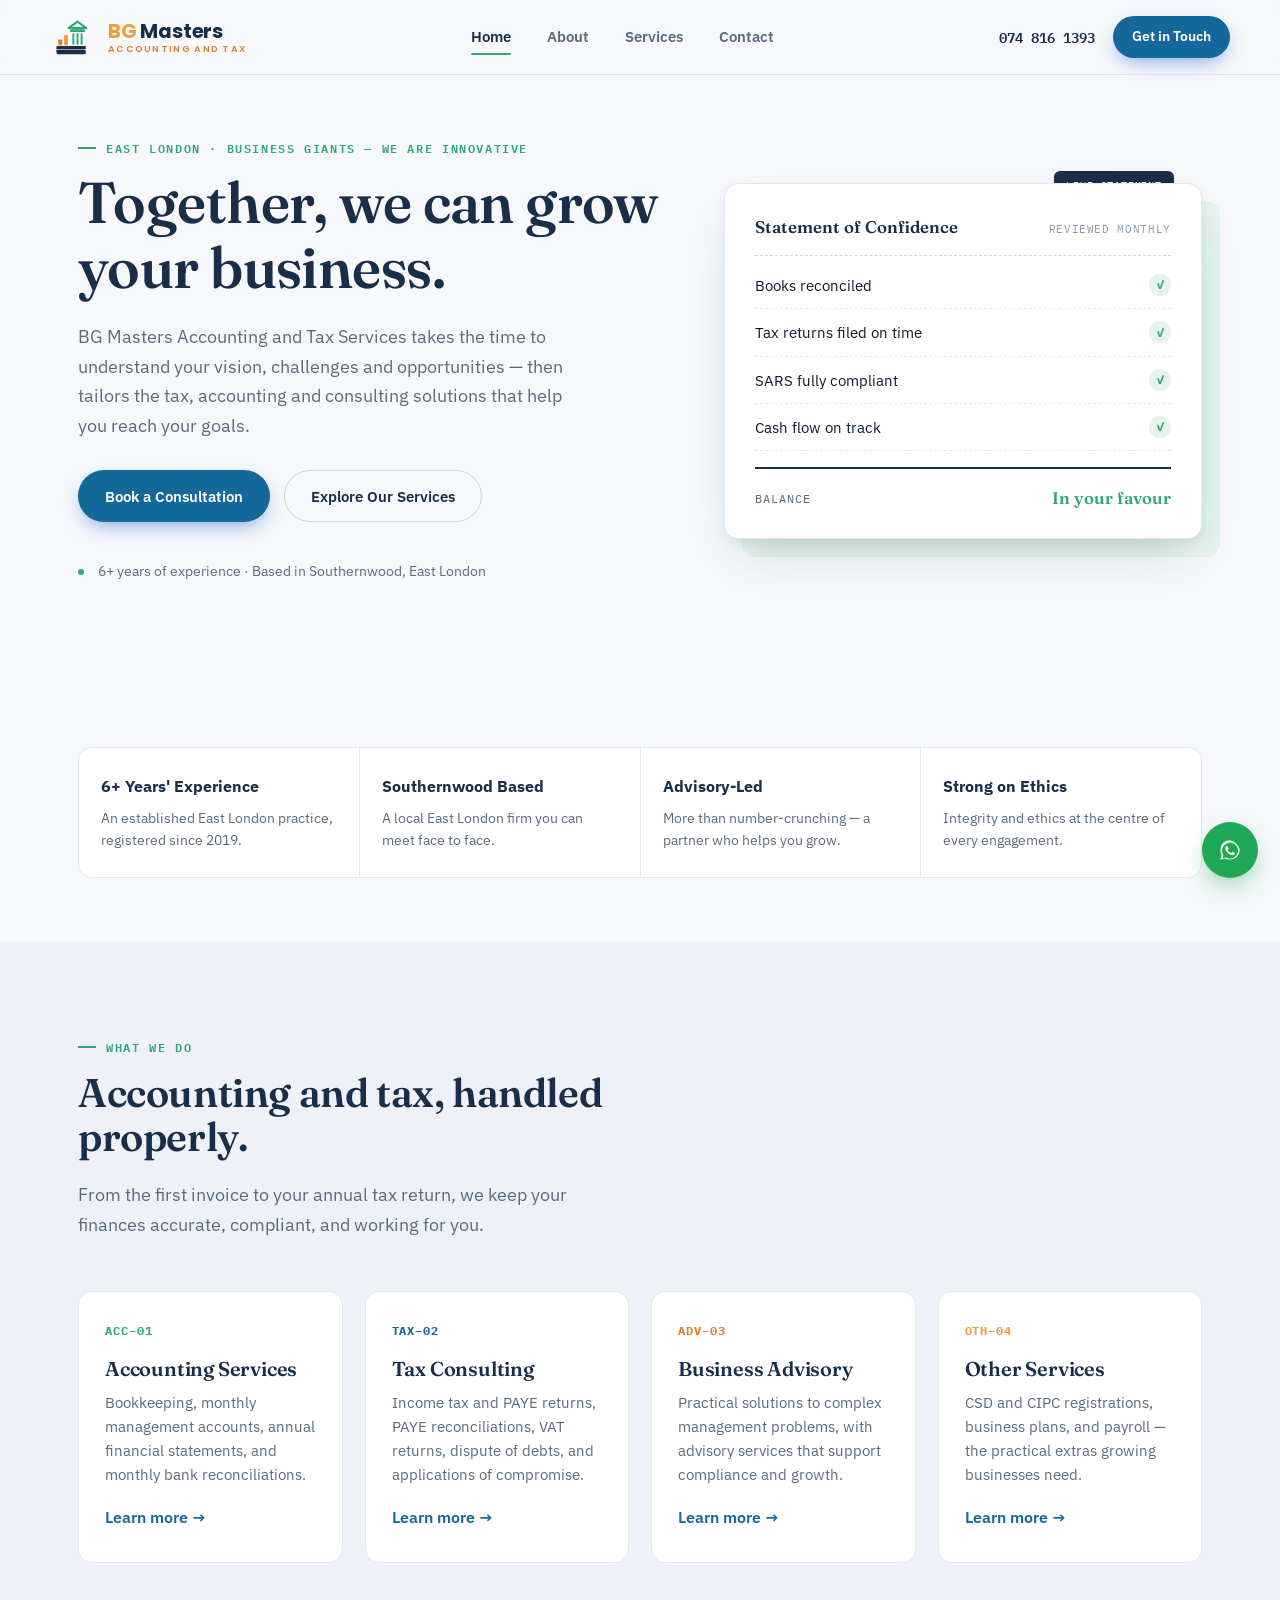
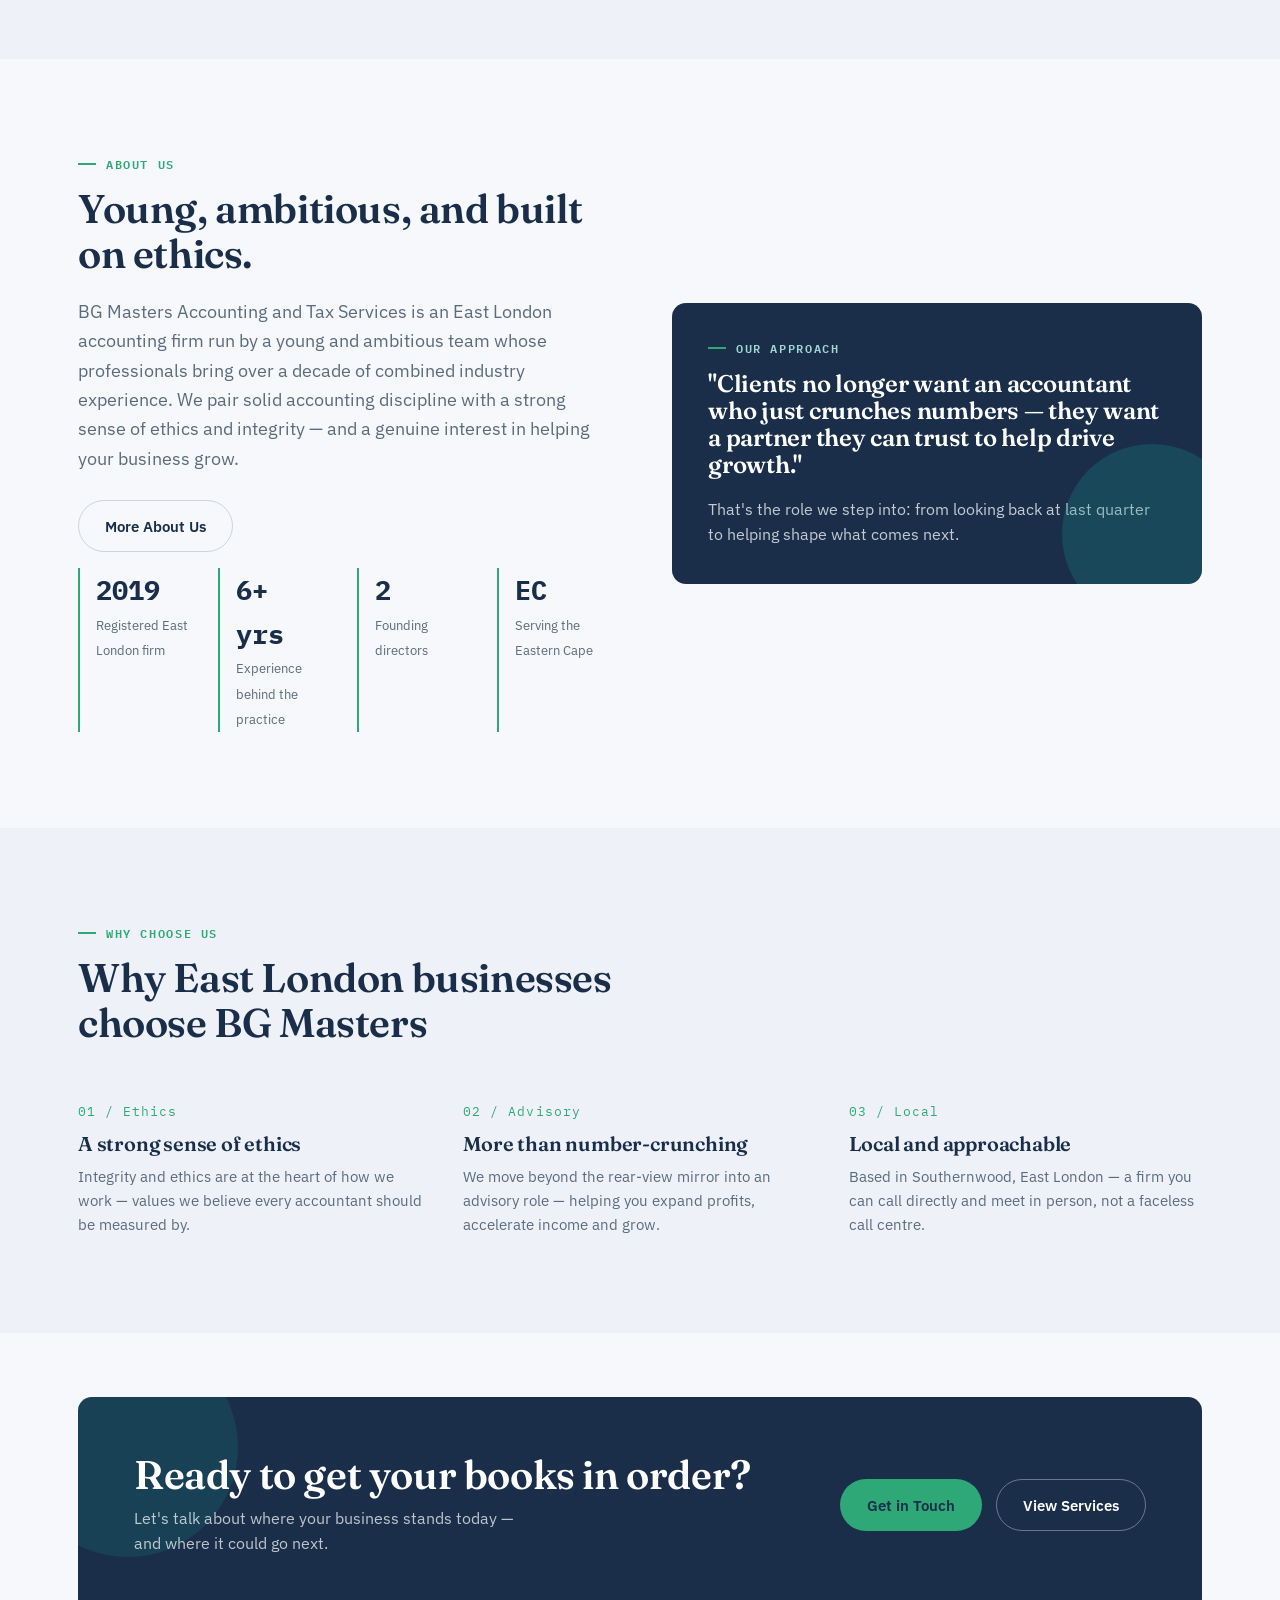
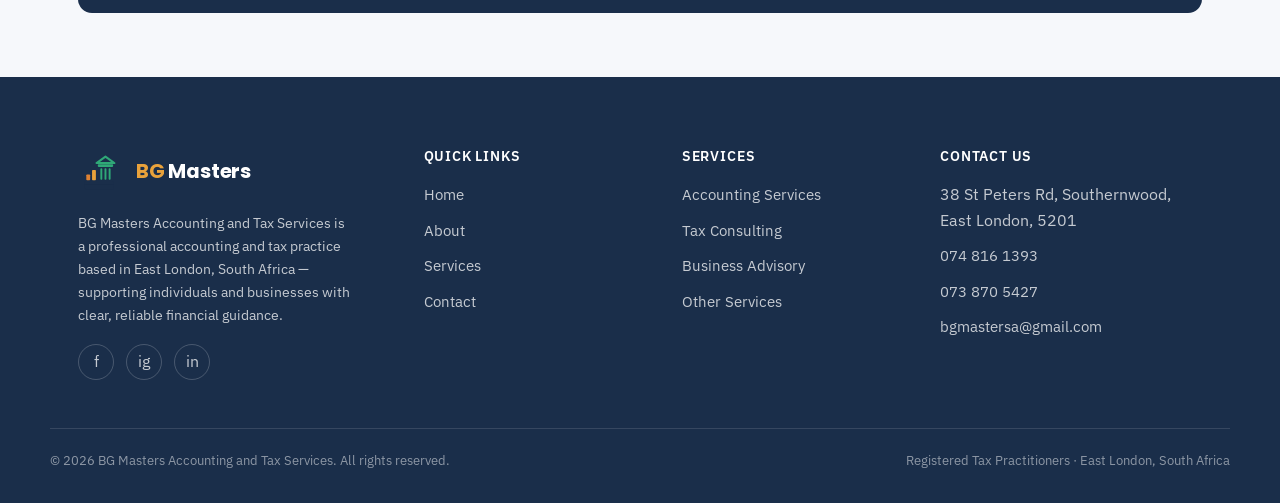
<file: index.html>
<!DOCTYPE html>
<html lang="en-ZA">
<head>
<meta charset="UTF-8">
<meta name="viewport" content="width=device-width, initial-scale=1.0">
<title>BG Masters Accounting and Tax Services | Accountants in East London</title>
<meta name="description" content="BG Masters Accounting and Tax Services — accounting, tax, payroll and business advisory for businesses and individuals in East London, South Africa.">
<script>document.documentElement.className+=" js";</script>
<link rel="icon" type="image/svg+xml" href="assets/favicon.svg">
<link rel="preconnect" href="https://fonts.googleapis.com">
<link rel="preconnect" href="https://fonts.gstatic.com" crossorigin>
<link href="https://fonts.googleapis.com/css2?family=Fraunces:opsz,wght@9..144,500;9..144,600;9..144,700&family=IBM+Plex+Sans:wght@400;500;600;700&family=IBM+Plex+Mono:wght@500;600;700&family=Poppins:wght@600;700&display=swap" rel="stylesheet">
<link rel="stylesheet" href="assets/style.css">
</head>
<body>

<header class="site-header">
  <div class="container nav">
    <a href="index.html" class="brand">
      <img src="assets/logo.svg" alt="BG Masters logo" class="brand-mark">
      <span class="brand-text">
        <span class="brand-name"><span class="bg">BG</span> <span class="ms">Masters</span></span>
        <span class="brand-sub">Accounting and Tax</span>
      </span>
    </a>
    <nav class="nav-links" id="nav-links">
      <a href="index.html" class="is-active">Home</a>
      <a href="about.html">About</a>
      <a href="services.html">Services</a>
      <a href="contact.html">Contact</a>
    </nav>
    <div class="nav-right">
      <a href="tel:+27748161393" class="nav-phone">074 816 1393</a>
      <a href="contact.html" class="btn btn-primary btn-sm">Get in Touch</a>
      <button class="nav-toggle" aria-label="Toggle menu" aria-expanded="false"><span></span></button>
    </div>
  </div>
</header>

<main>

  <!-- HERO -->
  <section class="hero">
    <div class="container">
      <div>
        <p class="eyebrow">East London &middot; Business Giants &mdash; We Are Innovative</p>
        <h1>Together, we can grow your business.</h1>
        <p class="lede">BG Masters Accounting and Tax Services takes the time to understand your vision, challenges and opportunities — then tailors the tax, accounting and consulting solutions that help you reach your goals.</p>
        <div class="hero-cta">
          <a href="contact.html" class="btn btn-primary">Book a Consultation</a>
          <a href="services.html" class="btn btn-ghost">Explore Our Services</a>
        </div>
        <div class="hero-foot">
          <span class="dot"></span>
          <span>6+ years of experience &middot; Based in Southernwood, East London</span>
        </div>
      </div>

      <div class="ledger-wrap reveal">
        <span class="ledger-tab">LIVE STATEMENT</span>
        <div class="ledger-card">
          <div class="ledger-card__head">
            <span class="ledger-card__label">Statement of Confidence</span>
            <span class="ledger-card__date">Reviewed monthly</span>
          </div>
          <ul class="ledger-card__rows">
            <li><span>Books reconciled</span><span class="check">&#10003;</span></li>
            <li><span>Tax returns filed on time</span><span class="check">&#10003;</span></li>
            <li><span>SARS fully compliant</span><span class="check">&#10003;</span></li>
            <li><span>Cash flow on track</span><span class="check">&#10003;</span></li>
          </ul>
          <div class="ledger-card__total">
            <span>Balance</span>
            <span class="ledger-card__amount">In your favour</span>
          </div>
        </div>
      </div>
    </div>
  </section>

  <!-- TRUST STRIP -->
  <section class="section--tight">
    <div class="container reveal">
      <div class="trust-strip">
        <div class="trust-item">
          <strong>6+ Years' Experience</strong>
          <span>An established East London practice, registered since 2019.</span>
        </div>
        <div class="trust-item">
          <strong>Southernwood Based</strong>
          <span>A local East London firm you can meet face to face.</span>
        </div>
        <div class="trust-item">
          <strong>Advisory-Led</strong>
          <span>More than number-crunching — a partner who helps you grow.</span>
        </div>
        <div class="trust-item">
          <strong>Strong on Ethics</strong>
          <span>Integrity and ethics at the centre of every engagement.</span>
        </div>
      </div>
    </div>
  </section>

  <!-- SERVICES -->
  <section class="section bg-paper-deep">
    <div class="container">
      <div class="section-head reveal">
        <p class="eyebrow">What We Do</p>
        <h2>Accounting and tax, handled properly.</h2>
        <p class="lede">From the first invoice to your annual tax return, we keep your finances accurate, compliant, and working for you.</p>
      </div>

      <div class="service-grid">
        <div class="service-card reveal">
          <span class="service-card__code">ACC&ndash;01</span>
          <h3>Accounting Services</h3>
          <p>Bookkeeping, monthly management accounts, annual financial statements, and monthly bank reconciliations.</p>
          <a href="services.html#accounting" class="text-link">Learn more &rarr;</a>
        </div>
        <div class="service-card reveal">
          <span class="service-card__code">TAX&ndash;02</span>
          <h3>Tax Consulting</h3>
          <p>Income tax and PAYE returns, PAYE reconciliations, VAT returns, dispute of debts, and applications of compromise.</p>
          <a href="services.html#tax" class="text-link">Learn more &rarr;</a>
        </div>
        <div class="service-card reveal">
          <span class="service-card__code">ADV&ndash;03</span>
          <h3>Business Advisory</h3>
          <p>Practical solutions to complex management problems, with advisory services that support compliance and growth.</p>
          <a href="services.html#advisory" class="text-link">Learn more &rarr;</a>
        </div>
        <div class="service-card reveal">
          <span class="service-card__code">OTH&ndash;04</span>
          <h3>Other Services</h3>
          <p>CSD and CIPC registrations, business plans, and payroll — the practical extras growing businesses need.</p>
          <a href="services.html#other" class="text-link">Learn more &rarr;</a>
        </div>
      </div>
    </div>
  </section>

  <!-- ABOUT TEASER -->
  <section class="section">
    <div class="container split">
      <div class="reveal">
        <p class="eyebrow">About Us</p>
        <h2>Young, ambitious, and built on ethics.</h2>
        <p class="lede" style="max-width:52ch;">BG Masters Accounting and Tax Services is an East London accounting firm run by a young and ambitious team whose professionals bring over a decade of combined industry experience. We pair solid accounting discipline with a strong sense of ethics and integrity — and a genuine interest in helping your business grow.</p>
        <a href="about.html" class="btn btn-ghost" style="margin-top:8px;">More About Us</a>

        <div class="facts-row">
          <div class="fact"><span class="n">2019</span><span class="l">Registered East London firm</span></div>
          <div class="fact"><span class="n">6+ yrs</span><span class="l">Experience behind the practice</span></div>
          <div class="fact"><span class="n">2</span><span class="l">Founding directors</span></div>
          <div class="fact"><span class="n">EC</span><span class="l">Serving the Eastern Cape</span></div>
        </div>
      </div>

      <div class="reveal">
        <div class="figure-card">
          <p class="eyebrow" style="color:#9FD8D3;">Our Approach</p>
          <h3 style="color:#fff; font-size:1.5rem;">"Clients no longer want an accountant who just crunches numbers — they want a partner they can trust to help drive growth."</h3>
          <p style="color:rgba(255,255,255,0.75); margin-top:18px; margin-bottom:0;">That's the role we step into: from looking back at last quarter to helping shape what comes next.</p>
        </div>
      </div>
    </div>
  </section>

  <!-- WHY CHOOSE US -->
  <section class="section bg-paper-deep">
    <div class="container">
      <div class="section-head reveal">
        <p class="eyebrow">Why Choose Us</p>
        <h2>Why East London businesses choose BG Masters</h2>
      </div>
      <div class="cols-3">
        <div class="why-item reveal">
          <span class="num">01 / Ethics</span>
          <h3>A strong sense of ethics</h3>
          <p>Integrity and ethics are at the heart of how we work — values we believe every accountant should be measured by.</p>
        </div>
        <div class="why-item reveal">
          <span class="num">02 / Advisory</span>
          <h3>More than number-crunching</h3>
          <p>We move beyond the rear-view mirror into an advisory role — helping you expand profits, accelerate income and grow.</p>
        </div>
        <div class="why-item reveal">
          <span class="num">03 / Local</span>
          <h3>Local and approachable</h3>
          <p>Based in Southernwood, East London — a firm you can call directly and meet in person, not a faceless call centre.</p>
        </div>
      </div>
    </div>
  </section>

  <!-- CTA -->
  <section class="section--tight">
    <div class="container">
      <div class="cta-band reveal">
        <div>
          <h2>Ready to get your books in order?</h2>
          <p>Let's talk about where your business stands today — and where it could go next.</p>
        </div>
        <div class="cta-actions">
          <a href="contact.html" class="btn btn-on-navy">Get in Touch</a>
          <a href="services.html" class="btn btn-ghost-on-navy">View Services</a>
        </div>
      </div>
    </div>
  </section>

</main>

<footer class="site-footer">
  <div class="container footer-grid">
    <div class="footer-brand">
      <a href="index.html" class="brand">
        <img src="assets/logo.svg" alt="BG Masters logo" class="brand-mark">
        <span class="brand-name"><span class="bg">BG</span> Masters</span>
      </a>
      <p>BG Masters Accounting and Tax Services is a professional accounting and tax practice based in East London, South Africa — supporting individuals and businesses with clear, reliable financial guidance.</p>
      <div class="footer-social">
        <a href="#" aria-label="Facebook">f</a>
        <a href="#" aria-label="Instagram">ig</a>
        <a href="#" aria-label="LinkedIn">in</a>
      </div>
    </div>
    <div>
      <h4>Quick Links</h4>
      <ul class="footer-links">
        <li><a href="index.html">Home</a></li>
        <li><a href="about.html">About</a></li>
        <li><a href="services.html">Services</a></li>
        <li><a href="contact.html">Contact</a></li>
      </ul>
    </div>
    <div>
      <h4>Services</h4>
      <ul class="footer-links">
        <li><a href="services.html#accounting">Accounting Services</a></li>
        <li><a href="services.html#tax">Tax Consulting</a></li>
        <li><a href="services.html#advisory">Business Advisory</a></li>
        <li><a href="services.html#other">Other Services</a></li>
      </ul>
    </div>
    <div>
      <h4>Contact Us</h4>
      <ul class="footer-links">
        <li>38 St Peters Rd, Southernwood,<br>East London, 5201</li>
        <li><a href="tel:+27748161393">074 816 1393</a></li>
        <li><a href="tel:+27738705427">073 870 5427</a></li>
        <li><a href="mailto:bgmastersa@gmail.com">bgmastersa@gmail.com</a></li>
      </ul>
    </div>
  </div>
  <div class="container footer-bottom">
    <span>&copy; 2026 BG Masters Accounting and Tax Services. All rights reserved.</span>
    <span>Registered Tax Practitioners &middot; East London, South Africa</span>
  </div>
</footer>

<a href="https://wa.me/27748161393" class="float-whatsapp" aria-label="Chat on WhatsApp" target="_blank" rel="noopener">
  <svg width="26" height="26" viewBox="0 0 24 24" fill="white"><path d="M17.6 6.32A8.86 8.86 0 0 0 12.05 3a8.94 8.94 0 0 0-7.74 13.4L3 21l4.74-1.24a8.93 8.93 0 0 0 4.31 1.1h.01A8.94 8.94 0 0 0 21 12.06a8.86 8.86 0 0 0-3.4-5.74Zm-5.55 13.7a7.4 7.4 0 0 1-3.78-1.04l-.27-.16-2.81.74.75-2.74-.18-.28a7.42 7.42 0 1 1 6.29 3.48Zm4.07-5.56c-.22-.11-1.31-.65-1.51-.72-.2-.07-.35-.11-.5.11-.15.22-.57.72-.7.87-.13.15-.26.16-.48.05-.22-.11-.93-.34-1.77-1.09a6.65 6.65 0 0 1-1.23-1.53c-.13-.22-.01-.34.11-.45.11-.11.25-.29.37-.43.12-.15.16-.25.24-.41.08-.16.04-.3-.03-.41-.07-.11-.5-1.21-.69-1.66-.18-.43-.37-.37-.5-.38-.13-.01-.28-.01-.43-.01-.15 0-.39.06-.6.28-.21.22-.8.78-.8 1.9 0 1.12.82 2.2.93 2.35.11.15 1.55 2.37 3.76 3.23 2.21.86 2.21.57 2.6.53.39-.04 1.31-.53 1.49-1.05.18-.51.18-.95.13-1.05-.05-.1-.2-.16-.42-.27Z"/></svg>
</a>

<script src="assets/script.js"></script>
</body>
</html>
</file>
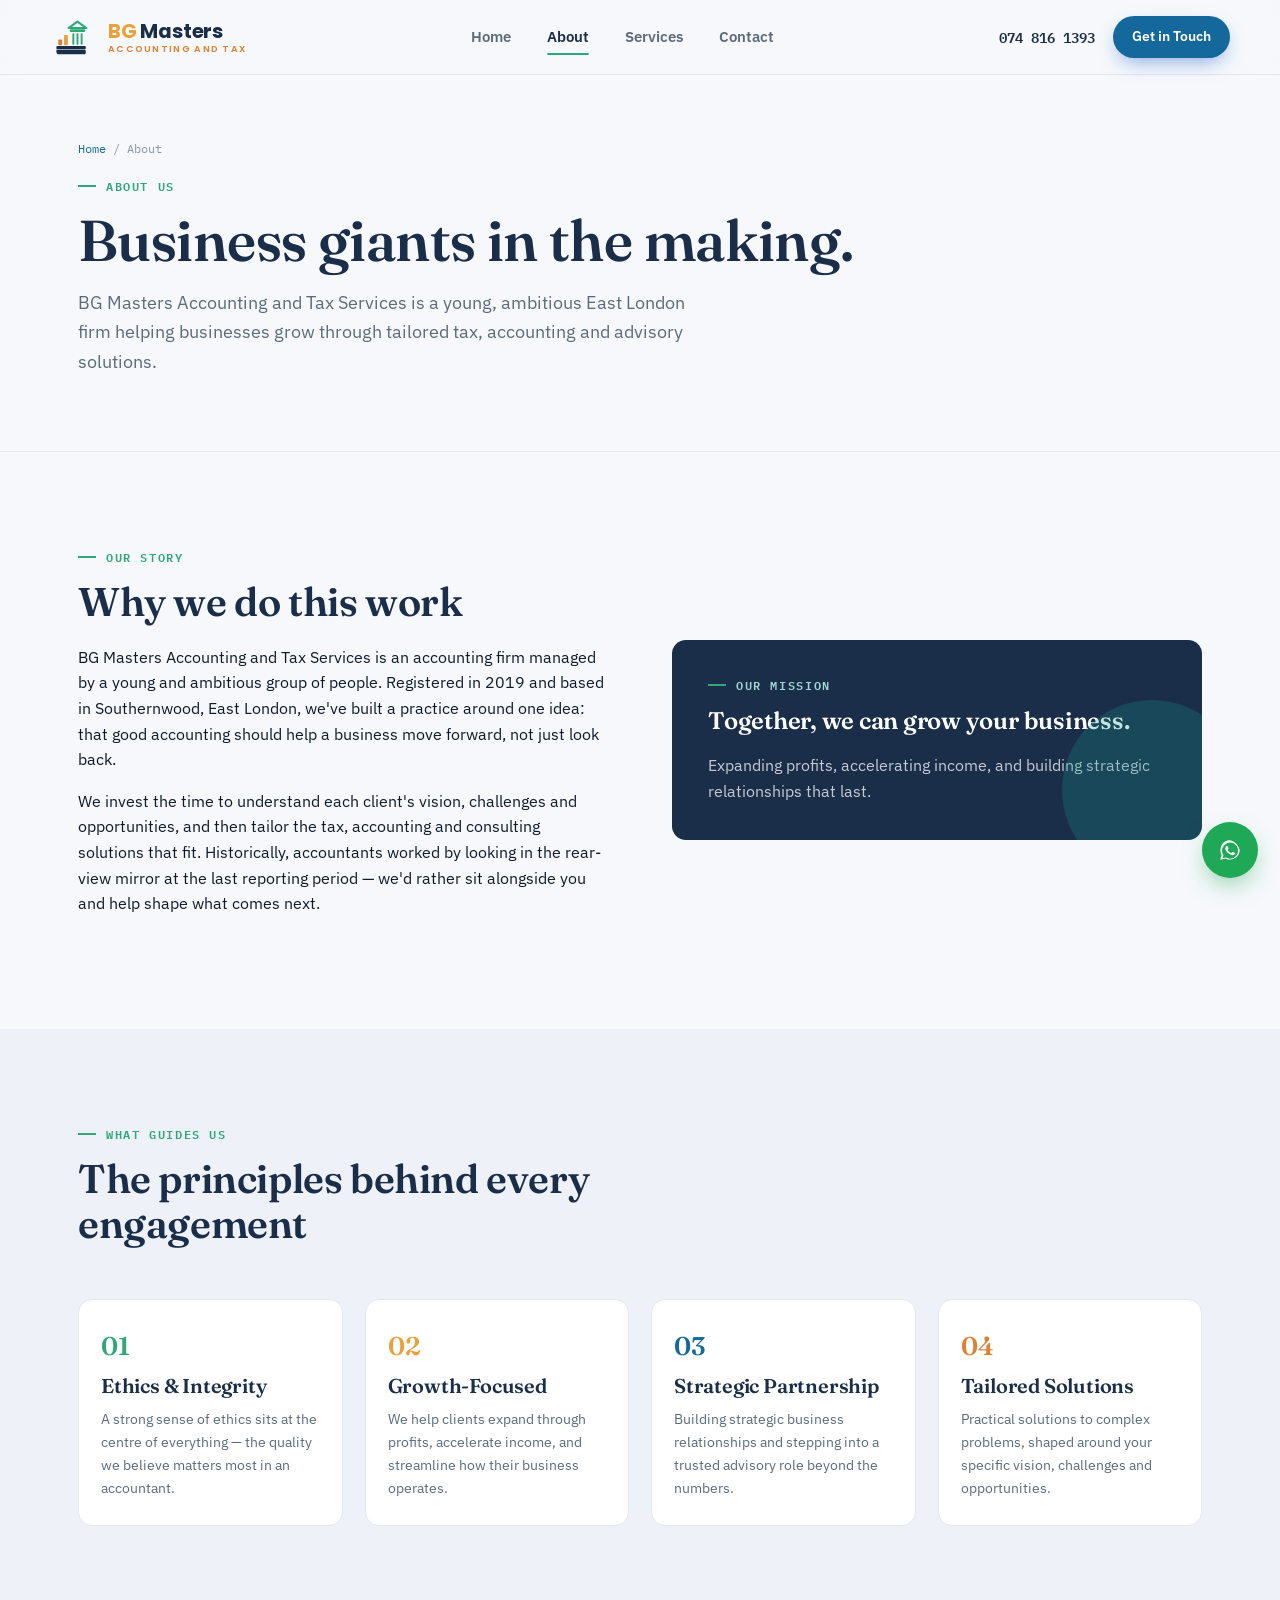
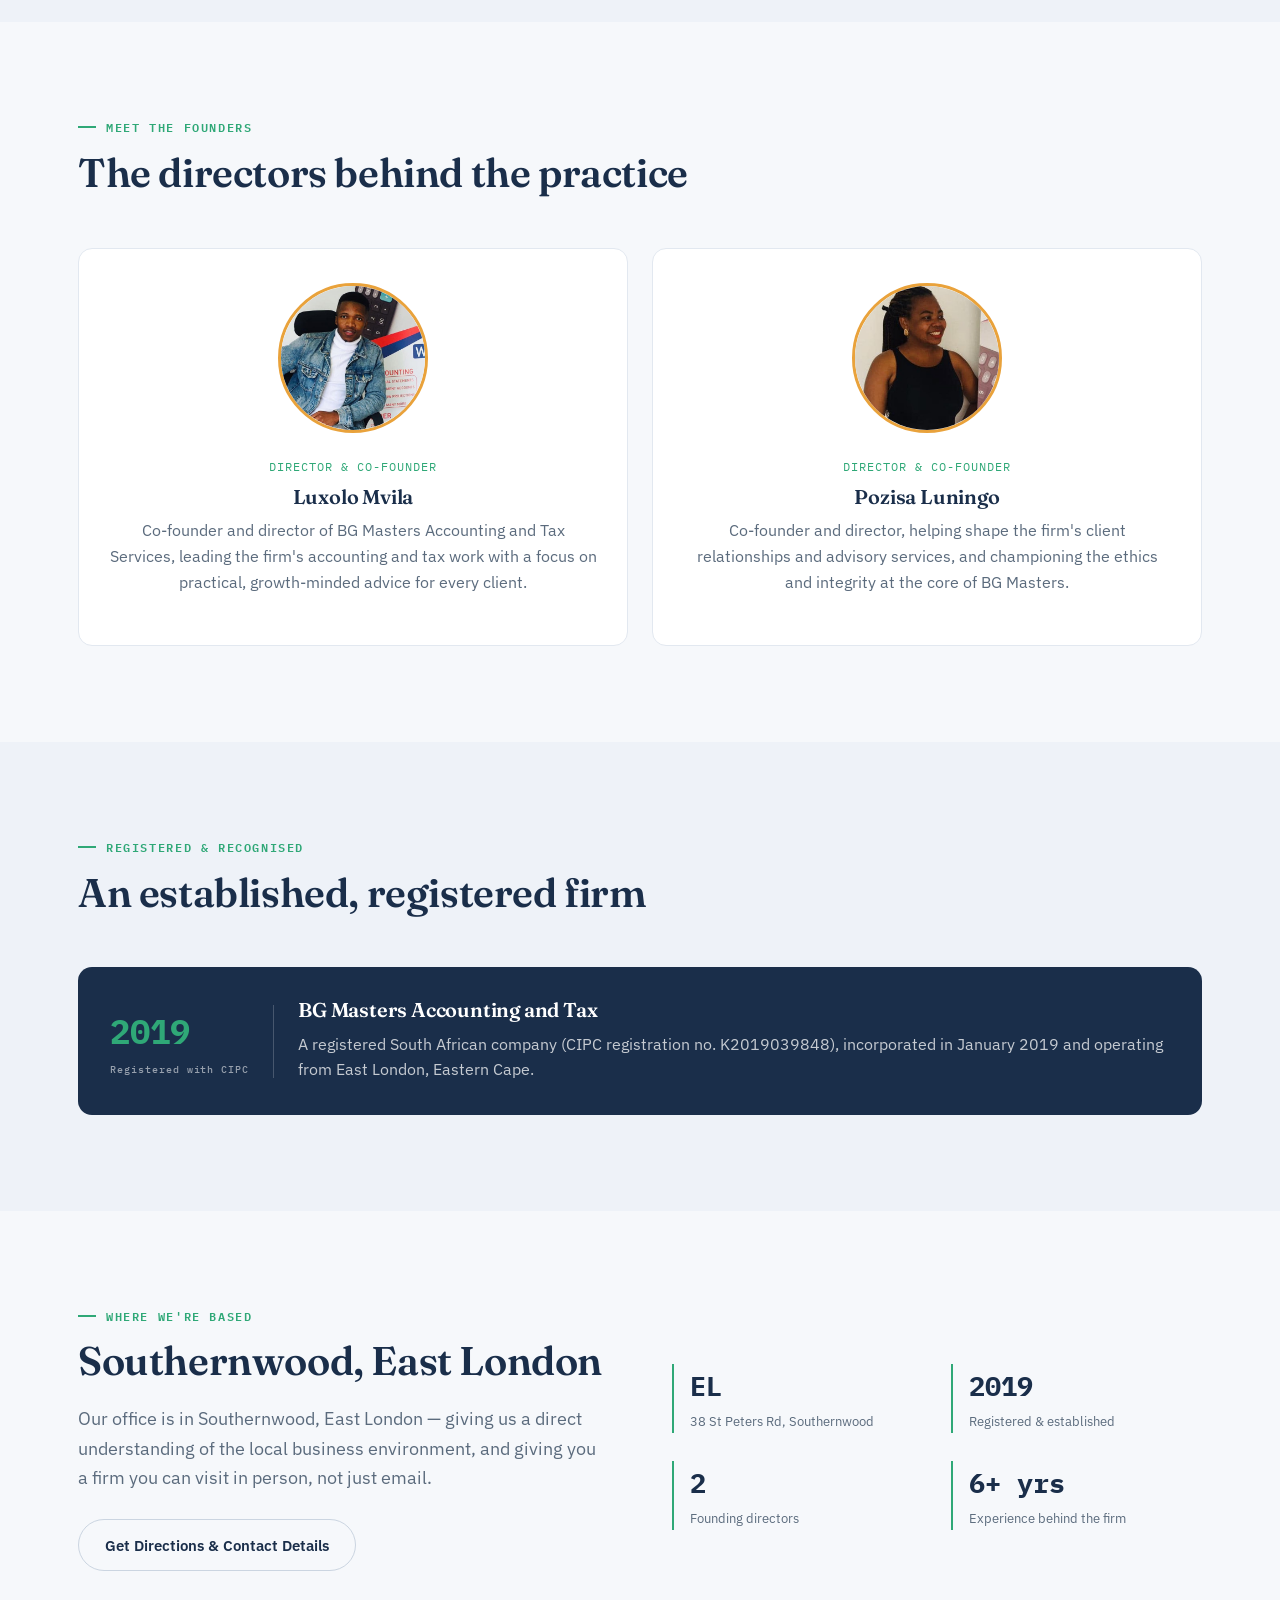
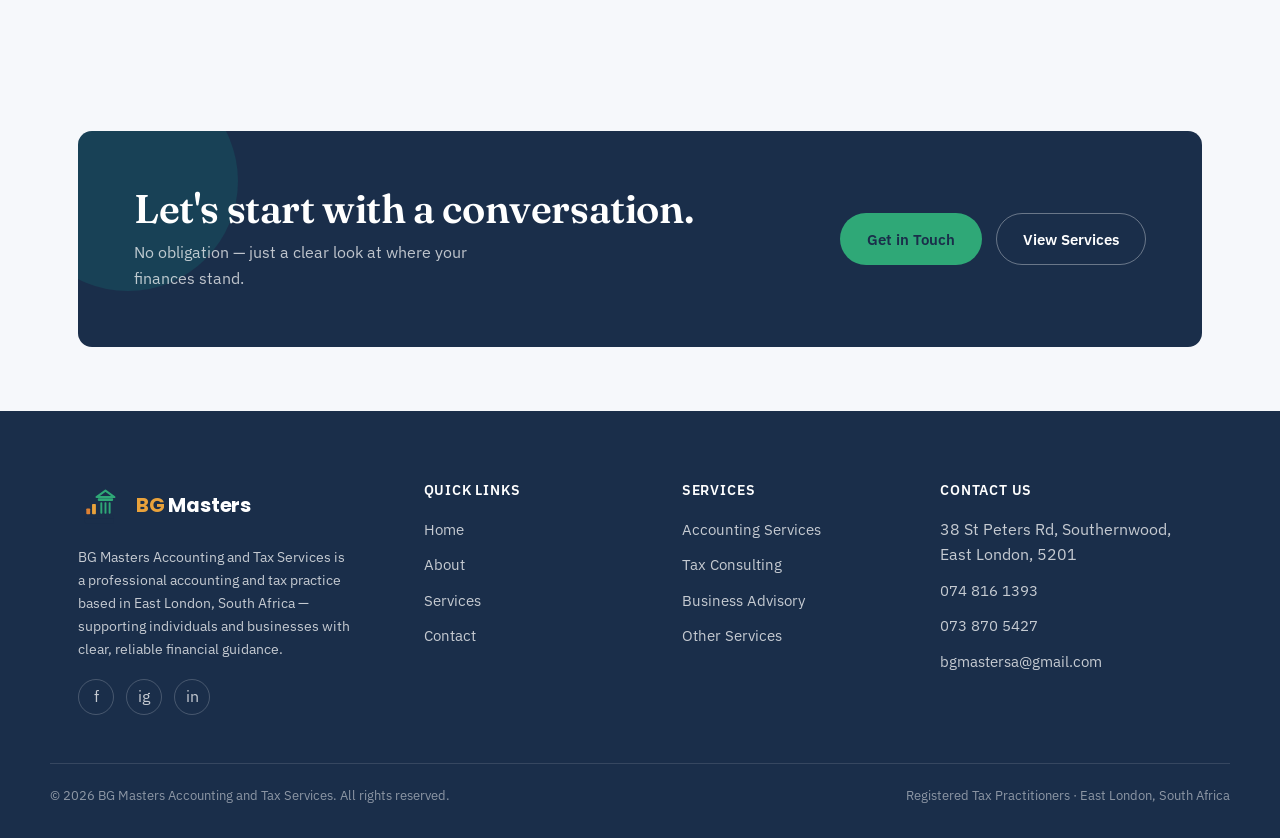
<file: about.html>
<!DOCTYPE html>
<html lang="en-ZA">
<head>
<meta charset="UTF-8">
<meta name="viewport" content="width=device-width, initial-scale=1.0">
<title>About Us | BG Masters Accounting and Tax Services</title>
<meta name="description" content="Meet BG Masters Accounting and Tax Services — a registered accounting and tax practice based in East London, South Africa.">
<script>document.documentElement.className+=" js";</script>
<link rel="icon" type="image/svg+xml" href="assets/favicon.svg">
<link rel="preconnect" href="https://fonts.googleapis.com">
<link rel="preconnect" href="https://fonts.gstatic.com" crossorigin>
<link href="https://fonts.googleapis.com/css2?family=Fraunces:opsz,wght@9..144,500;9..144,600;9..144,700&family=IBM+Plex+Sans:wght@400;500;600;700&family=IBM+Plex+Mono:wght@500;600;700&family=Poppins:wght@600;700&display=swap" rel="stylesheet">
<link rel="stylesheet" href="assets/style.css">
</head>
<body>

<header class="site-header">
  <div class="container nav">
    <a href="index.html" class="brand">
      <img src="assets/logo.svg" alt="BG Masters logo" class="brand-mark">
      <span class="brand-text">
        <span class="brand-name"><span class="bg">BG</span> <span class="ms">Masters</span></span>
        <span class="brand-sub">Accounting and Tax</span>
      </span>
    </a>
    <nav class="nav-links" id="nav-links">
      <a href="index.html">Home</a>
      <a href="about.html" class="is-active">About</a>
      <a href="services.html">Services</a>
      <a href="contact.html">Contact</a>
    </nav>
    <div class="nav-right">
      <a href="tel:+27748161393" class="nav-phone">074 816 1393</a>
      <a href="contact.html" class="btn btn-primary btn-sm">Get in Touch</a>
      <button class="nav-toggle" aria-label="Toggle menu" aria-expanded="false"><span></span></button>
    </div>
  </div>
</header>

<main>

  <section class="page-banner">
    <div class="container">
      <p class="breadcrumb"><a href="index.html">Home</a> / About</p>
      <p class="eyebrow">About Us</p>
      <h1>Business giants in the making.</h1>
      <p class="lede">BG Masters Accounting and Tax Services is a young, ambitious East London firm helping businesses grow through tailored tax, accounting and advisory solutions.</p>
    </div>
  </section>

  <!-- STORY -->
  <section class="section">
    <div class="container split">
      <div class="reveal">
        <p class="eyebrow">Our Story</p>
        <h2>Why we do this work</h2>
        <p>BG Masters Accounting and Tax Services is an accounting firm managed by a young and ambitious group of people. Registered in 2019 and based in Southernwood, East London, we've built a practice around one idea: that good accounting should help a business move forward, not just look back.</p>
        <p>We invest the time to understand each client's vision, challenges and opportunities, and then tailor the tax, accounting and consulting solutions that fit. Historically, accountants worked by looking in the rear-view mirror at the last reporting period — we'd rather sit alongside you and help shape what comes next.</p>
      </div>
      <div class="reveal">
        <div class="figure-card">
          <p class="eyebrow" style="color:#9FD8D3;">Our Mission</p>
          <h3 style="color:#fff; font-size:1.5rem;">Together, we can grow your business.</h3>
          <p style="color:rgba(255,255,255,0.75); margin-top:18px; margin-bottom:0;">Expanding profits, accelerating income, and building strategic relationships that last.</p>
        </div>
      </div>
    </div>
  </section>

  <!-- VALUES -->
  <section class="section bg-paper-deep">
    <div class="container">
      <div class="section-head reveal">
        <p class="eyebrow">What Guides Us</p>
        <h2>The principles behind every engagement</h2>
      </div>
      <div class="value-grid">
        <div class="value-card reveal">
          <div class="letter">01</div>
          <h3>Ethics &amp; Integrity</h3>
          <p>A strong sense of ethics sits at the centre of everything — the quality we believe matters most in an accountant.</p>
        </div>
        <div class="value-card reveal">
          <div class="letter">02</div>
          <h3>Growth-Focused</h3>
          <p>We help clients expand through profits, accelerate income, and streamline how their business operates.</p>
        </div>
        <div class="value-card reveal">
          <div class="letter">03</div>
          <h3>Strategic Partnership</h3>
          <p>Building strategic business relationships and stepping into a trusted advisory role beyond the numbers.</p>
        </div>
        <div class="value-card reveal">
          <div class="letter">04</div>
          <h3>Tailored Solutions</h3>
          <p>Practical solutions to complex problems, shaped around your specific vision, challenges and opportunities.</p>
        </div>
      </div>
    </div>
  </section>

  <!-- FOUNDER -->
  <section class="section">
    <div class="container">
      <div class="section-head reveal">
        <p class="eyebrow">Meet the Founders</p>
        <h2>The directors behind the practice</h2>
      </div>
      <div class="founders-grid">
        <div class="founder-card founder-card--compact reveal">
          <img src="assets/founder-luxolo.jpg" alt="Luxolo Mvila, Director and Co-Founder of BG Masters Accounting and Tax" class="founder-photo-img">
          <div>
            <span class="role">Director &amp; Co-Founder</span>
            <h3 style="margin-top:8px;">Luxolo Mvila</h3>
            <p style="color:var(--slate);">Co-founder and director of BG Masters Accounting and Tax Services, leading the firm's accounting and tax work with a focus on practical, growth-minded advice for every client.</p>
          </div>
        </div>
        <div class="founder-card founder-card--compact reveal">
          <img src="assets/founder-ayabonga.jpg" alt="Pozisa Luningo, Director and Co-Founder of BG Masters Accounting and Tax" class="founder-photo-img">
          <div>
            <span class="role">Director &amp; Co-Founder</span>
            <h3 style="margin-top:8px;">Pozisa Luningo</h3>
            <p style="color:var(--slate);">Co-founder and director, helping shape the firm's client relationships and advisory services, and championing the ethics and integrity at the core of BG Masters.</p>
          </div>
        </div>
      </div>
    </div>
  </section>

  <!-- CREDENTIALS -->
  <section class="section bg-paper-deep">
    <div class="container">
      <div class="section-head reveal">
        <p class="eyebrow">Registered &amp; Recognised</p>
        <h2>An established, registered firm</h2>
      </div>
      <div class="cred-card reveal">
        <div class="pn">2019<small>Registered with CIPC</small></div>
        <div>
          <h3 style="color:#fff;">BG Masters Accounting and Tax</h3>
          <p style="color:rgba(255,255,255,0.75); margin-bottom:0;">A registered South African company (CIPC registration no. K2019039848), incorporated in January 2019 and operating from East London, Eastern Cape.</p>
        </div>
      </div>
    </div>
  </section>

  <!-- LOCATION -->
  <section class="section">
    <div class="container split">
      <div class="reveal">
        <p class="eyebrow">Where We're Based</p>
        <h2>Southernwood, East London</h2>
        <p class="lede" style="max-width:50ch;">Our office is in Southernwood, East London — giving us a direct understanding of the local business environment, and giving you a firm you can visit in person, not just email.</p>
        <a href="contact.html" class="btn btn-ghost" style="margin-top:8px;">Get Directions &amp; Contact Details</a>
      </div>
      <div class="reveal">
        <div class="facts-row" style="grid-template-columns:1fr 1fr;">
          <div class="fact"><span class="n">EL</span><span class="l">38 St Peters Rd, Southernwood</span></div>
          <div class="fact"><span class="n">2019</span><span class="l">Registered &amp; established</span></div>
          <div class="fact"><span class="n">2</span><span class="l">Founding directors</span></div>
          <div class="fact"><span class="n">6+ yrs</span><span class="l">Experience behind the firm</span></div>
        </div>
      </div>
    </div>
  </section>

  <!-- CTA -->
  <section class="section--tight">
    <div class="container">
      <div class="cta-band reveal">
        <div>
          <h2>Let's start with a conversation.</h2>
          <p>No obligation — just a clear look at where your finances stand.</p>
        </div>
        <div class="cta-actions">
          <a href="contact.html" class="btn btn-on-navy">Get in Touch</a>
          <a href="services.html" class="btn btn-ghost-on-navy">View Services</a>
        </div>
      </div>
    </div>
  </section>

</main>

<footer class="site-footer">
  <div class="container footer-grid">
    <div class="footer-brand">
      <a href="index.html" class="brand">
        <img src="assets/logo.svg" alt="BG Masters logo" class="brand-mark">
        <span class="brand-name"><span class="bg">BG</span> Masters</span>
      </a>
      <p>BG Masters Accounting and Tax Services is a professional accounting and tax practice based in East London, South Africa — supporting individuals and businesses with clear, reliable financial guidance.</p>
      <div class="footer-social">
        <a href="#" aria-label="Facebook">f</a>
        <a href="#" aria-label="Instagram">ig</a>
        <a href="#" aria-label="LinkedIn">in</a>
      </div>
    </div>
    <div>
      <h4>Quick Links</h4>
      <ul class="footer-links">
        <li><a href="index.html">Home</a></li>
        <li><a href="about.html">About</a></li>
        <li><a href="services.html">Services</a></li>
        <li><a href="contact.html">Contact</a></li>
      </ul>
    </div>
    <div>
      <h4>Services</h4>
      <ul class="footer-links">
        <li><a href="services.html#accounting">Accounting Services</a></li>
        <li><a href="services.html#tax">Tax Consulting</a></li>
        <li><a href="services.html#advisory">Business Advisory</a></li>
        <li><a href="services.html#other">Other Services</a></li>
      </ul>
    </div>
    <div>
      <h4>Contact Us</h4>
      <ul class="footer-links">
        <li>38 St Peters Rd, Southernwood,<br>East London, 5201</li>
        <li><a href="tel:+27748161393">074 816 1393</a></li>
        <li><a href="tel:+27738705427">073 870 5427</a></li>
        <li><a href="mailto:bgmastersa@gmail.com">bgmastersa@gmail.com</a></li>
      </ul>
    </div>
  </div>
  <div class="container footer-bottom">
    <span>&copy; 2026 BG Masters Accounting and Tax Services. All rights reserved.</span>
    <span>Registered Tax Practitioners &middot; East London, South Africa</span>
  </div>
</footer>

<a href="https://wa.me/27748161393" class="float-whatsapp" aria-label="Chat on WhatsApp" target="_blank" rel="noopener">
  <svg width="26" height="26" viewBox="0 0 24 24" fill="white"><path d="M17.6 6.32A8.86 8.86 0 0 0 12.05 3a8.94 8.94 0 0 0-7.74 13.4L3 21l4.74-1.24a8.93 8.93 0 0 0 4.31 1.1h.01A8.94 8.94 0 0 0 21 12.06a8.86 8.86 0 0 0-3.4-5.74Zm-5.55 13.7a7.4 7.4 0 0 1-3.78-1.04l-.27-.16-2.81.74.75-2.74-.18-.28a7.42 7.42 0 1 1 6.29 3.48Zm4.07-5.56c-.22-.11-1.31-.65-1.51-.72-.2-.07-.35-.11-.5.11-.15.22-.57.72-.7.87-.13.15-.26.16-.48.05-.22-.11-.93-.34-1.77-1.09a6.65 6.65 0 0 1-1.23-1.53c-.13-.22-.01-.34.11-.45.11-.11.25-.29.37-.43.12-.15.16-.25.24-.41.08-.16.04-.3-.03-.41-.07-.11-.5-1.21-.69-1.66-.18-.43-.37-.37-.5-.38-.13-.01-.28-.01-.43-.01-.15 0-.39.06-.6.28-.21.22-.8.78-.8 1.9 0 1.12.82 2.2.93 2.35.11.15 1.55 2.37 3.76 3.23 2.21.86 2.21.57 2.6.53.39-.04 1.31-.53 1.49-1.05.18-.51.18-.95.13-1.05-.05-.1-.2-.16-.42-.27Z"/></svg>
</a>

<script src="assets/script.js"></script>
</body>
</html>
</file>
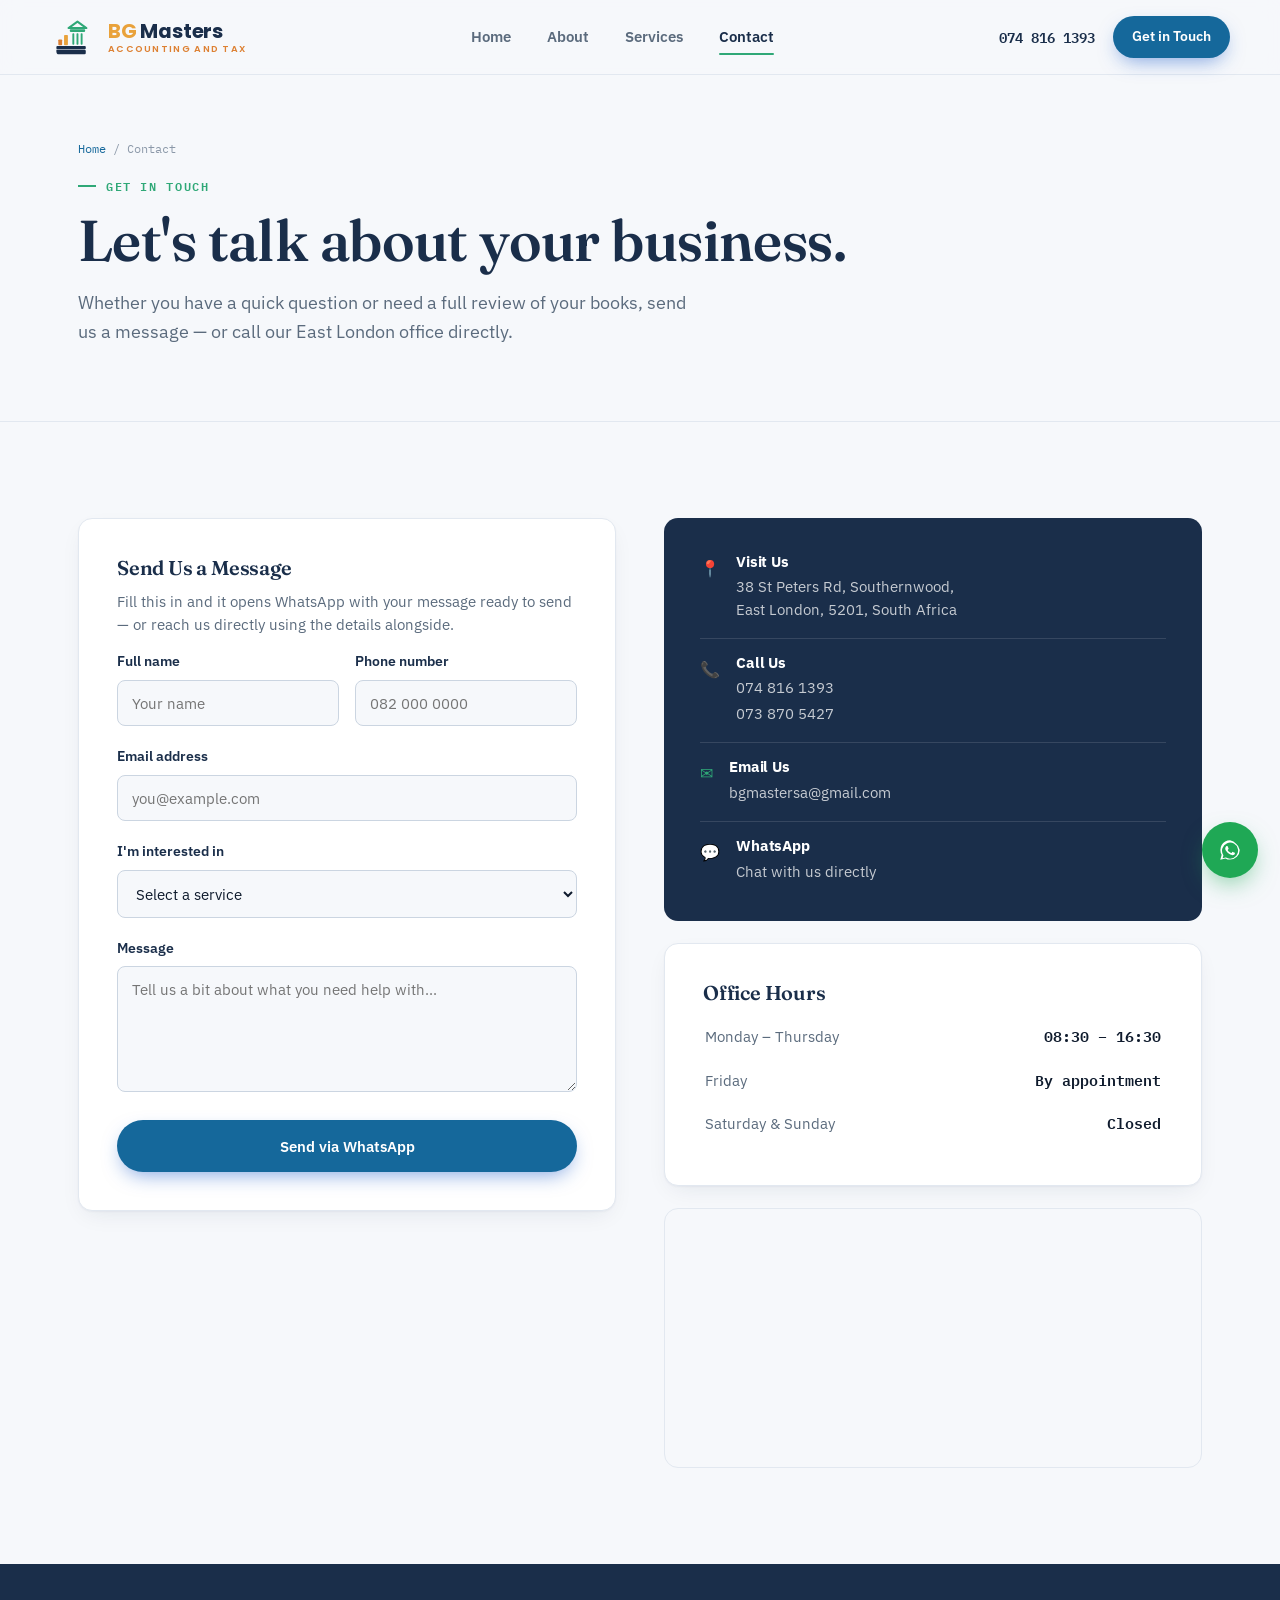
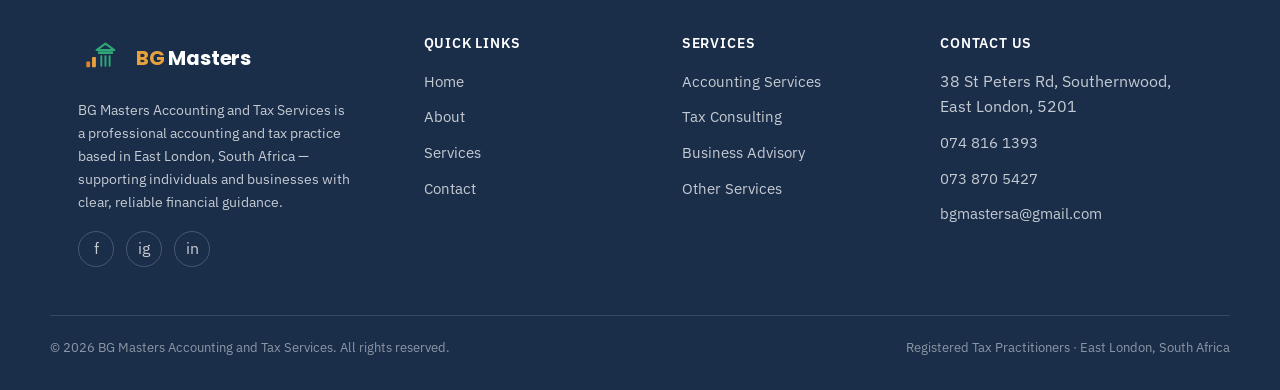
<file: contact.html>
<!DOCTYPE html>
<html lang="en-ZA">
<head>
<meta charset="UTF-8">
<meta name="viewport" content="width=device-width, initial-scale=1.0">
<title>Contact Us | BG Masters Accounting and Tax Services</title>
<meta name="description" content="Get in touch with BG Masters Accounting and Tax Services in East London, South Africa. Call, email, or send us a message.">
<script>document.documentElement.className+=" js";</script>
<link rel="icon" type="image/svg+xml" href="assets/favicon.svg">
<link rel="preconnect" href="https://fonts.googleapis.com">
<link rel="preconnect" href="https://fonts.gstatic.com" crossorigin>
<link href="https://fonts.googleapis.com/css2?family=Fraunces:opsz,wght@9..144,500;9..144,600;9..144,700&family=IBM+Plex+Sans:wght@400;500;600;700&family=IBM+Plex+Mono:wght@500;600;700&family=Poppins:wght@600;700&display=swap" rel="stylesheet">
<link rel="stylesheet" href="assets/style.css">
</head>
<body>

<header class="site-header">
  <div class="container nav">
    <a href="index.html" class="brand">
      <img src="assets/logo.svg" alt="BG Masters logo" class="brand-mark">
      <span class="brand-text">
        <span class="brand-name"><span class="bg">BG</span> <span class="ms">Masters</span></span>
        <span class="brand-sub">Accounting and Tax</span>
      </span>
    </a>
    <nav class="nav-links" id="nav-links">
      <a href="index.html">Home</a>
      <a href="about.html">About</a>
      <a href="services.html">Services</a>
      <a href="contact.html" class="is-active">Contact</a>
    </nav>
    <div class="nav-right">
      <a href="tel:+27748161393" class="nav-phone">074 816 1393</a>
      <a href="contact.html" class="btn btn-primary btn-sm">Get in Touch</a>
      <button class="nav-toggle" aria-label="Toggle menu" aria-expanded="false"><span></span></button>
    </div>
  </div>
</header>

<main>

  <section class="page-banner">
    <div class="container">
      <p class="breadcrumb"><a href="index.html">Home</a> / Contact</p>
      <p class="eyebrow">Get In Touch</p>
      <h1>Let's talk about your business.</h1>
      <p class="lede">Whether you have a quick question or need a full review of your books, send us a message — or call our East London office directly.</p>
    </div>
  </section>

  <section class="section">
    <div class="container contact-grid">

      <!-- FORM -->
      <div class="reveal">
        <div class="form-card">
          <h3>Send Us a Message</h3>
          <p style="color:var(--slate); font-size:0.92rem;">Fill this in and it opens WhatsApp with your message ready to send — or reach us directly using the details alongside.</p>
          <form id="contact-form">
            <div class="field-row">
              <div class="field">
                <label for="name">Full name</label>
                <input type="text" id="name" name="name" placeholder="Your name" required>
              </div>
              <div class="field">
                <label for="phone">Phone number</label>
                <input type="tel" id="phone" name="phone" placeholder="082 000 0000" required>
              </div>
            </div>
            <div class="field">
              <label for="email">Email address</label>
              <input type="email" id="email" name="email" placeholder="you@example.com" required>
            </div>
            <div class="field">
              <label for="service">I'm interested in</label>
              <select id="service" name="service">
                <option value="">Select a service</option>
                <option value="accounting">Accounting &amp; Bookkeeping</option>
                <option value="tax">Tax Services</option>
                <option value="payroll">Payroll &amp; Compliance</option>
                <option value="advisory">Business Advisory</option>
                <option value="other">Something else</option>
              </select>
            </div>
            <div class="field">
              <label for="message">Message</label>
              <textarea id="message" name="message" rows="5" placeholder="Tell us a bit about what you need help with..." required></textarea>
            </div>
            <button type="submit" class="btn btn-primary btn-block">Send via WhatsApp</button>
            <div class="form-msg"></div>
          </form>
        </div>
      </div>

      <!-- INFO -->
      <div class="reveal">
        <div class="info-card">
          <div class="info-row">
            <span class="ico">&#128205;</span>
            <div>
              <h4>Visit Us</h4>
              <p>38 St Peters Rd, Southernwood,<br>East London, 5201, South Africa</p>
            </div>
          </div>
          <div class="info-row">
            <span class="ico">&#128222;</span>
            <div>
              <h4>Call Us</h4>
              <a href="tel:+27748161393">074 816 1393</a><br>
              <a href="tel:+27738705427">073 870 5427</a>
            </div>
          </div>
          <div class="info-row">
            <span class="ico">&#9993;</span>
            <div>
              <h4>Email Us</h4>
              <a href="mailto:bgmastersa@gmail.com">bgmastersa@gmail.com</a>
            </div>
          </div>
          <div class="info-row">
            <span class="ico">&#128172;</span>
            <div>
              <h4>WhatsApp</h4>
              <a href="https://wa.me/27748161393" target="_blank" rel="noopener">Chat with us directly</a>
            </div>
          </div>
        </div>

        <div class="form-card" style="margin-bottom:22px;">
          <h3>Office Hours</h3>
          <table class="hours-table">
            <tr><td>Monday &ndash; Thursday</td><td>08:30 &ndash; 16:30</td></tr>
            <tr><td>Friday</td><td>By appointment</td></tr>
            <tr><td>Saturday &amp; Sunday</td><td>Closed</td></tr>
          </table>
        </div>

        <div class="map-frame">
          <iframe src="https://www.google.com/maps?q=38+St+Peters+Rd,+Southernwood,+East+London,+5201,+South+Africa&output=embed" allowfullscreen="" loading="lazy" referrerpolicy="no-referrer-when-downgrade" title="Map showing BG Masters Accounting and Tax, Southernwood, East London"></iframe>
        </div>
      </div>

    </div>
  </section>

</main>

<footer class="site-footer">
  <div class="container footer-grid">
    <div class="footer-brand">
      <a href="index.html" class="brand">
        <img src="assets/logo.svg" alt="BG Masters logo" class="brand-mark">
        <span class="brand-name"><span class="bg">BG</span> Masters</span>
      </a>
      <p>BG Masters Accounting and Tax Services is a professional accounting and tax practice based in East London, South Africa — supporting individuals and businesses with clear, reliable financial guidance.</p>
      <div class="footer-social">
        <a href="#" aria-label="Facebook">f</a>
        <a href="#" aria-label="Instagram">ig</a>
        <a href="#" aria-label="LinkedIn">in</a>
      </div>
    </div>
    <div>
      <h4>Quick Links</h4>
      <ul class="footer-links">
        <li><a href="index.html">Home</a></li>
        <li><a href="about.html">About</a></li>
        <li><a href="services.html">Services</a></li>
        <li><a href="contact.html">Contact</a></li>
      </ul>
    </div>
    <div>
      <h4>Services</h4>
      <ul class="footer-links">
        <li><a href="services.html#accounting">Accounting Services</a></li>
        <li><a href="services.html#tax">Tax Consulting</a></li>
        <li><a href="services.html#advisory">Business Advisory</a></li>
        <li><a href="services.html#other">Other Services</a></li>
      </ul>
    </div>
    <div>
      <h4>Contact Us</h4>
      <ul class="footer-links">
        <li>38 St Peters Rd, Southernwood,<br>East London, 5201</li>
        <li><a href="tel:+27748161393">074 816 1393</a></li>
        <li><a href="tel:+27738705427">073 870 5427</a></li>
        <li><a href="mailto:bgmastersa@gmail.com">bgmastersa@gmail.com</a></li>
      </ul>
    </div>
  </div>
  <div class="container footer-bottom">
    <span>&copy; 2026 BG Masters Accounting and Tax Services. All rights reserved.</span>
    <span>Registered Tax Practitioners &middot; East London, South Africa</span>
  </div>
</footer>

<a href="https://wa.me/27748161393" class="float-whatsapp" aria-label="Chat on WhatsApp" target="_blank" rel="noopener">
  <svg width="26" height="26" viewBox="0 0 24 24" fill="white"><path d="M17.6 6.32A8.86 8.86 0 0 0 12.05 3a8.94 8.94 0 0 0-7.74 13.4L3 21l4.74-1.24a8.93 8.93 0 0 0 4.31 1.1h.01A8.94 8.94 0 0 0 21 12.06a8.86 8.86 0 0 0-3.4-5.74Zm-5.55 13.7a7.4 7.4 0 0 1-3.78-1.04l-.27-.16-2.81.74.75-2.74-.18-.28a7.42 7.42 0 1 1 6.29 3.48Zm4.07-5.56c-.22-.11-1.31-.65-1.51-.72-.2-.07-.35-.11-.5.11-.15.22-.57.72-.7.87-.13.15-.26.16-.48.05-.22-.11-.93-.34-1.77-1.09a6.65 6.65 0 0 1-1.23-1.53c-.13-.22-.01-.34.11-.45.11-.11.25-.29.37-.43.12-.15.16-.25.24-.41.08-.16.04-.3-.03-.41-.07-.11-.5-1.21-.69-1.66-.18-.43-.37-.37-.5-.38-.13-.01-.28-.01-.43-.01-.15 0-.39.06-.6.28-.21.22-.8.78-.8 1.9 0 1.12.82 2.2.93 2.35.11.15 1.55 2.37 3.76 3.23 2.21.86 2.21.57 2.6.53.39-.04 1.31-.53 1.49-1.05.18-.51.18-.95.13-1.05-.05-.1-.2-.16-.42-.27Z"/></svg>
</a>

<script src="assets/script.js"></script>
</body>
</html>
</file>
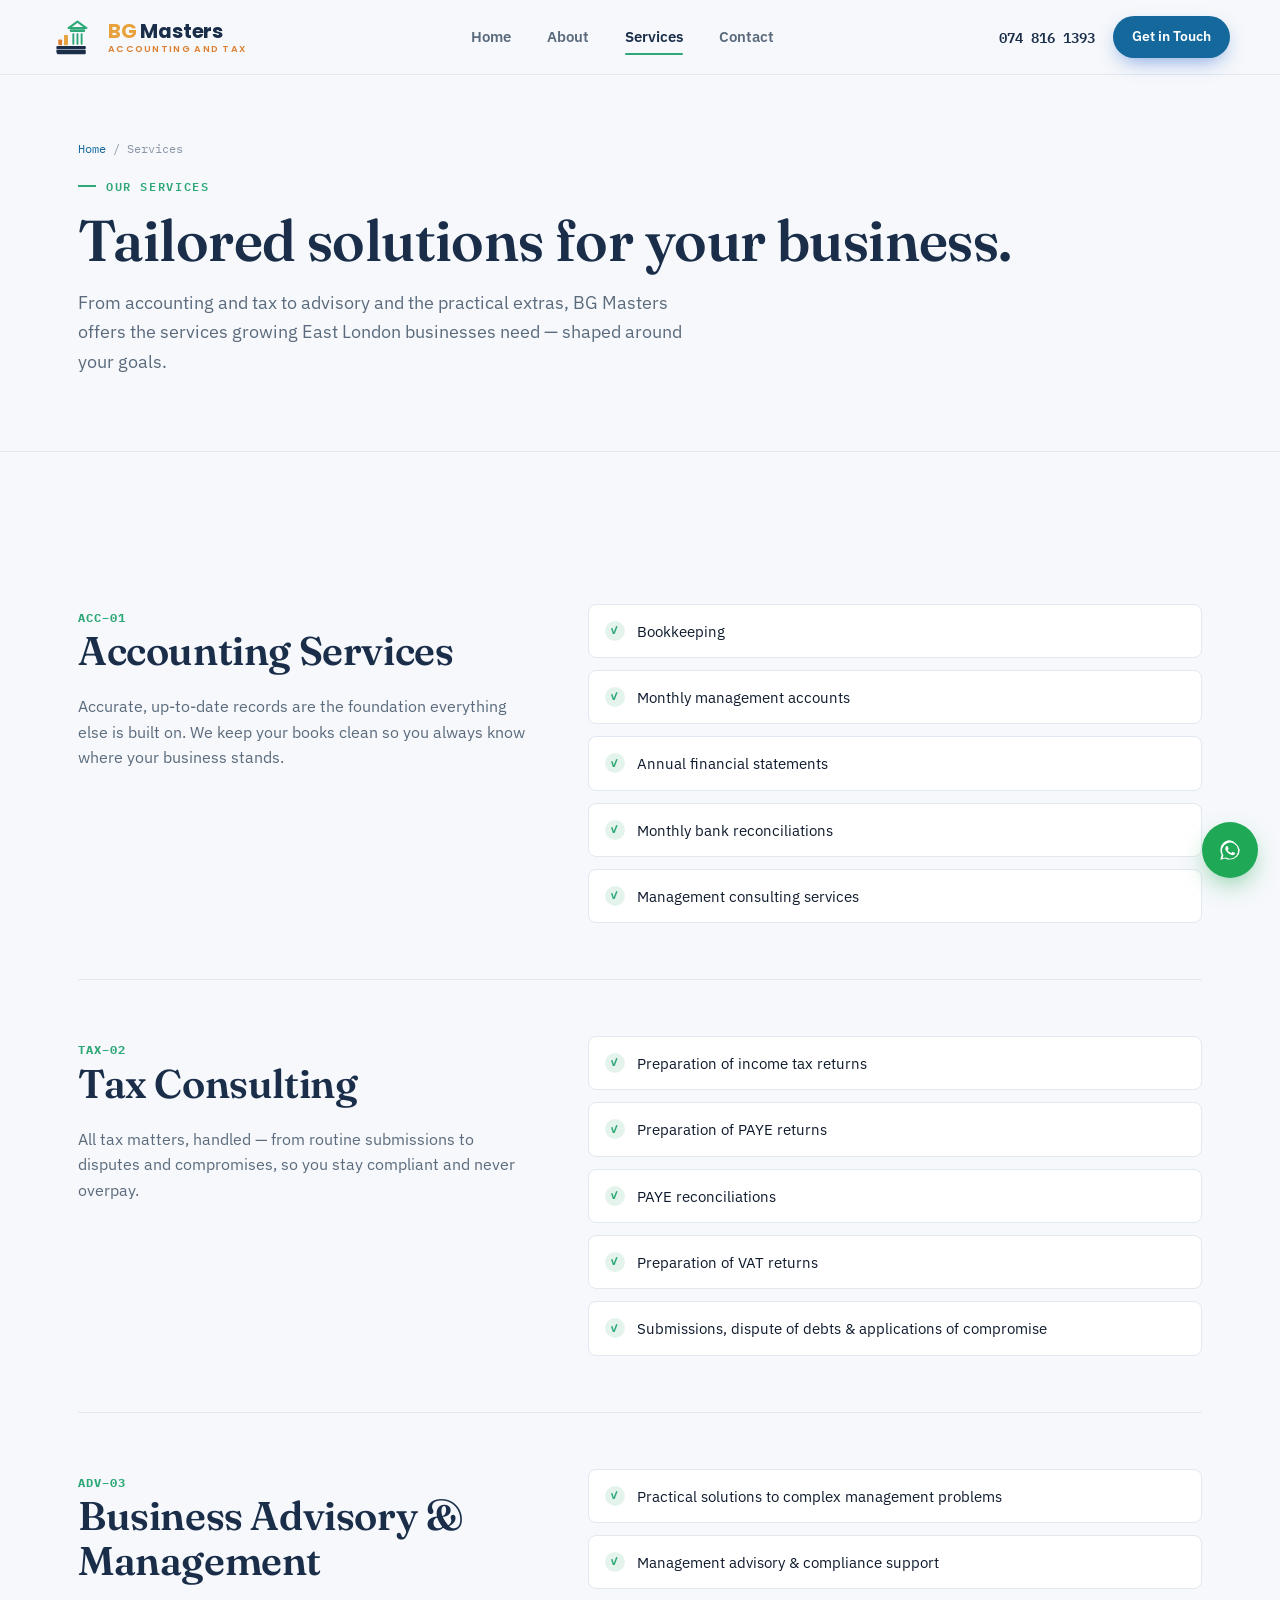
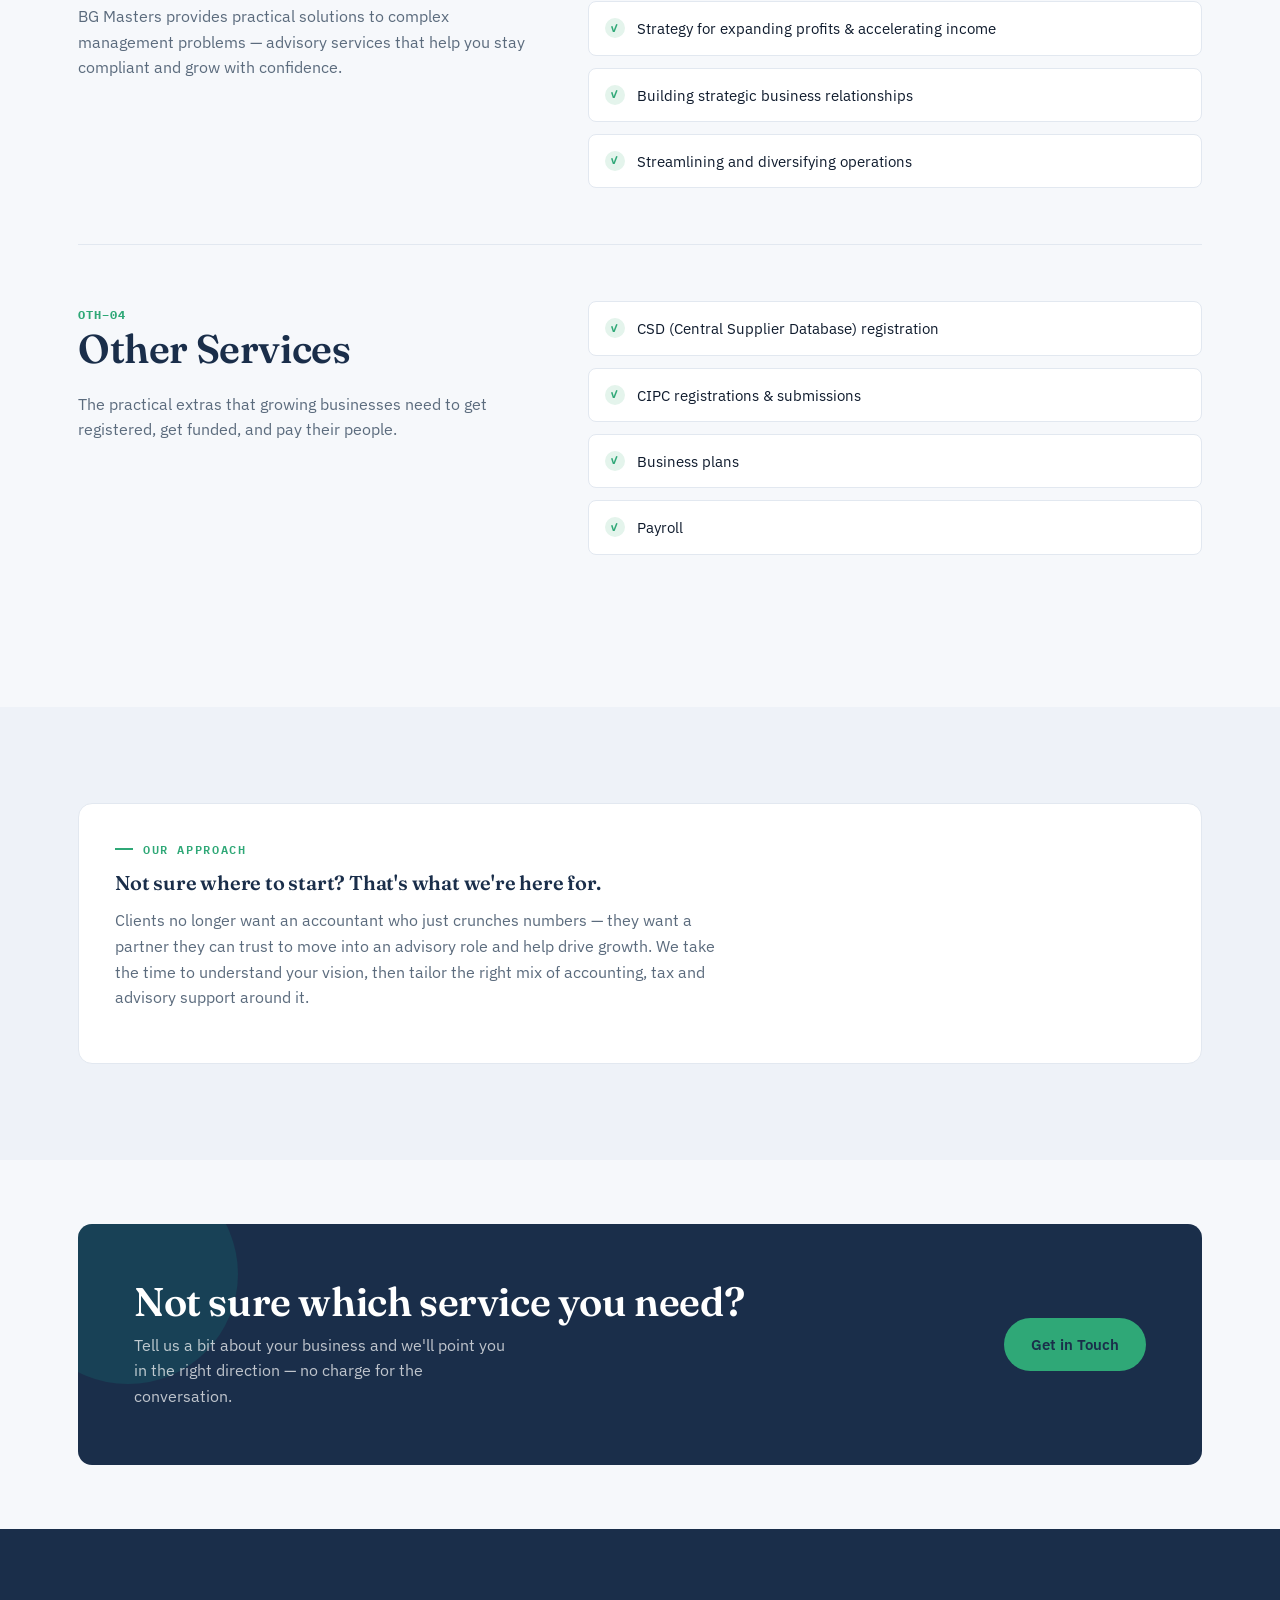
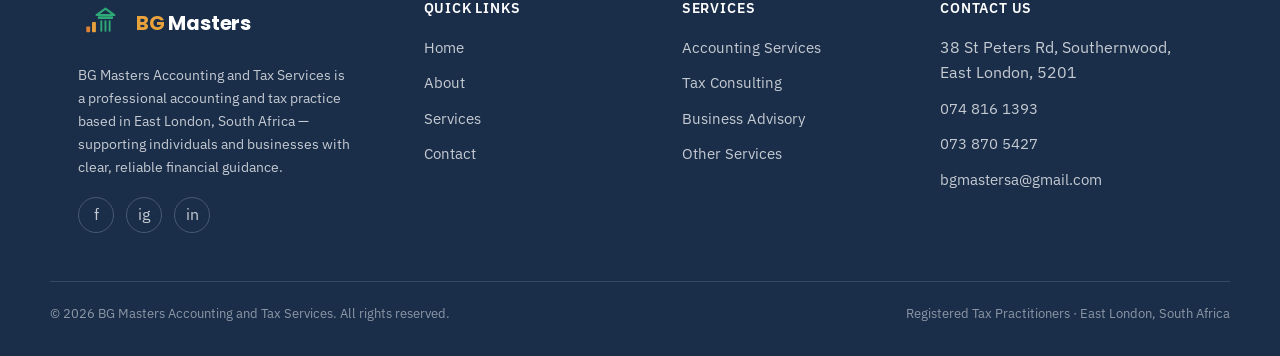
<file: services.html>
<!DOCTYPE html>
<html lang="en-ZA">
<head>
<meta charset="UTF-8">
<meta name="viewport" content="width=device-width, initial-scale=1.0">
<title>Our Services | BG Masters Accounting and Tax Services</title>
<meta name="description" content="Accounting, tax, payroll and business advisory services from BG Masters Accounting and Tax Services in East London, South Africa.">
<script>document.documentElement.className+=" js";</script>
<link rel="icon" type="image/svg+xml" href="assets/favicon.svg">
<link rel="preconnect" href="https://fonts.googleapis.com">
<link rel="preconnect" href="https://fonts.gstatic.com" crossorigin>
<link href="https://fonts.googleapis.com/css2?family=Fraunces:opsz,wght@9..144,500;9..144,600;9..144,700&family=IBM+Plex+Sans:wght@400;500;600;700&family=IBM+Plex+Mono:wght@500;600;700&family=Poppins:wght@600;700&display=swap" rel="stylesheet">
<link rel="stylesheet" href="assets/style.css">
</head>
<body>

<header class="site-header">
  <div class="container nav">
    <a href="index.html" class="brand">
      <img src="assets/logo.svg" alt="BG Masters logo" class="brand-mark">
      <span class="brand-text">
        <span class="brand-name"><span class="bg">BG</span> <span class="ms">Masters</span></span>
        <span class="brand-sub">Accounting and Tax</span>
      </span>
    </a>
    <nav class="nav-links" id="nav-links">
      <a href="index.html">Home</a>
      <a href="about.html">About</a>
      <a href="services.html" class="is-active">Services</a>
      <a href="contact.html">Contact</a>
    </nav>
    <div class="nav-right">
      <a href="tel:+27748161393" class="nav-phone">074 816 1393</a>
      <a href="contact.html" class="btn btn-primary btn-sm">Get in Touch</a>
      <button class="nav-toggle" aria-label="Toggle menu" aria-expanded="false"><span></span></button>
    </div>
  </div>
</header>

<main>

  <section class="page-banner">
    <div class="container">
      <p class="breadcrumb"><a href="index.html">Home</a> / Services</p>
      <p class="eyebrow">Our Services</p>
      <h1>Tailored solutions for your business.</h1>
      <p class="lede">From accounting and tax to advisory and the practical extras, BG Masters offers the services growing East London businesses need — shaped around your goals.</p>
    </div>
  </section>

  <section class="section">
    <div class="container">

      <!-- ACCOUNTING -->
      <div class="service-detail" id="accounting">
        <div class="service-detail__intro reveal">
          <span class="service-card__code">ACC&ndash;01</span>
          <h2>Accounting Services</h2>
          <p style="color:var(--slate);">Accurate, up-to-date records are the foundation everything else is built on. We keep your books clean so you always know where your business stands.</p>
        </div>
        <ul class="checklist reveal">
          <li><span class="tick">&#10003;</span>Bookkeeping</li>
          <li><span class="tick">&#10003;</span>Monthly management accounts</li>
          <li><span class="tick">&#10003;</span>Annual financial statements</li>
          <li><span class="tick">&#10003;</span>Monthly bank reconciliations</li>
          <li><span class="tick">&#10003;</span>Management consulting services</li>
        </ul>
      </div>

      <!-- TAX -->
      <div class="service-detail" id="tax">
        <div class="service-detail__intro reveal">
          <span class="service-card__code">TAX&ndash;02</span>
          <h2>Tax Consulting</h2>
          <p style="color:var(--slate);">All tax matters, handled — from routine submissions to disputes and compromises, so you stay compliant and never overpay.</p>
        </div>
        <ul class="checklist reveal">
          <li><span class="tick">&#10003;</span>Preparation of income tax returns</li>
          <li><span class="tick">&#10003;</span>Preparation of PAYE returns</li>
          <li><span class="tick">&#10003;</span>PAYE reconciliations</li>
          <li><span class="tick">&#10003;</span>Preparation of VAT returns</li>
          <li><span class="tick">&#10003;</span>Submissions, dispute of debts &amp; applications of compromise</li>
        </ul>
      </div>

      <!-- ADVISORY -->
      <div class="service-detail" id="advisory">
        <div class="service-detail__intro reveal">
          <span class="service-card__code">ADV&ndash;03</span>
          <h2>Business Advisory &amp; Management</h2>
          <p style="color:var(--slate);">BG Masters provides practical solutions to complex management problems — advisory services that help you stay compliant and grow with confidence.</p>
        </div>
        <ul class="checklist reveal">
          <li><span class="tick">&#10003;</span>Practical solutions to complex management problems</li>
          <li><span class="tick">&#10003;</span>Management advisory &amp; compliance support</li>
          <li><span class="tick">&#10003;</span>Strategy for expanding profits &amp; accelerating income</li>
          <li><span class="tick">&#10003;</span>Building strategic business relationships</li>
          <li><span class="tick">&#10003;</span>Streamlining and diversifying operations</li>
        </ul>
      </div>

      <!-- OTHER -->
      <div class="service-detail" id="other">
        <div class="service-detail__intro reveal">
          <span class="service-card__code">OTH&ndash;04</span>
          <h2>Other Services</h2>
          <p style="color:var(--slate);">The practical extras that growing businesses need to get registered, get funded, and pay their people.</p>
        </div>
        <ul class="checklist reveal">
          <li><span class="tick">&#10003;</span>CSD (Central Supplier Database) registration</li>
          <li><span class="tick">&#10003;</span>CIPC registrations &amp; submissions</li>
          <li><span class="tick">&#10003;</span>Business plans</li>
          <li><span class="tick">&#10003;</span>Payroll</li>
        </ul>
      </div>

    </div>
  </section>

  <!-- OTHER SERVICES -->
  <section class="section bg-paper-deep">
    <div class="container">
      <div class="other-services reveal">
        <p class="eyebrow">Our Approach</p>
        <h3>Not sure where to start? That's what we're here for.</h3>
        <p style="color:var(--slate); margin-top:14px; max-width:60ch;">Clients no longer want an accountant who just crunches numbers — they want a partner they can trust to move into an advisory role and help drive growth. We take the time to understand your vision, then tailor the right mix of accounting, tax and advisory support around it.</p>
      </div>
    </div>
  </section>

  <!-- CTA -->
  <section class="section--tight">
    <div class="container">
      <div class="cta-band reveal">
        <div>
          <h2>Not sure which service you need?</h2>
          <p>Tell us a bit about your business and we'll point you in the right direction — no charge for the conversation.</p>
        </div>
        <div class="cta-actions">
          <a href="contact.html" class="btn btn-on-navy">Get in Touch</a>
        </div>
      </div>
    </div>
  </section>

</main>

<footer class="site-footer">
  <div class="container footer-grid">
    <div class="footer-brand">
      <a href="index.html" class="brand">
        <img src="assets/logo.svg" alt="BG Masters logo" class="brand-mark">
        <span class="brand-name"><span class="bg">BG</span> Masters</span>
      </a>
      <p>BG Masters Accounting and Tax Services is a professional accounting and tax practice based in East London, South Africa — supporting individuals and businesses with clear, reliable financial guidance.</p>
      <div class="footer-social">
        <a href="#" aria-label="Facebook">f</a>
        <a href="#" aria-label="Instagram">ig</a>
        <a href="#" aria-label="LinkedIn">in</a>
      </div>
    </div>
    <div>
      <h4>Quick Links</h4>
      <ul class="footer-links">
        <li><a href="index.html">Home</a></li>
        <li><a href="about.html">About</a></li>
        <li><a href="services.html">Services</a></li>
        <li><a href="contact.html">Contact</a></li>
      </ul>
    </div>
    <div>
      <h4>Services</h4>
      <ul class="footer-links">
        <li><a href="services.html#accounting">Accounting Services</a></li>
        <li><a href="services.html#tax">Tax Consulting</a></li>
        <li><a href="services.html#advisory">Business Advisory</a></li>
        <li><a href="services.html#other">Other Services</a></li>
      </ul>
    </div>
    <div>
      <h4>Contact Us</h4>
      <ul class="footer-links">
        <li>38 St Peters Rd, Southernwood,<br>East London, 5201</li>
        <li><a href="tel:+27748161393">074 816 1393</a></li>
        <li><a href="tel:+27738705427">073 870 5427</a></li>
        <li><a href="mailto:bgmastersa@gmail.com">bgmastersa@gmail.com</a></li>
      </ul>
    </div>
  </div>
  <div class="container footer-bottom">
    <span>&copy; 2026 BG Masters Accounting and Tax Services. All rights reserved.</span>
    <span>Registered Tax Practitioners &middot; East London, South Africa</span>
  </div>
</footer>

<a href="https://wa.me/27748161393" class="float-whatsapp" aria-label="Chat on WhatsApp" target="_blank" rel="noopener">
  <svg width="26" height="26" viewBox="0 0 24 24" fill="white"><path d="M17.6 6.32A8.86 8.86 0 0 0 12.05 3a8.94 8.94 0 0 0-7.74 13.4L3 21l4.74-1.24a8.93 8.93 0 0 0 4.31 1.1h.01A8.94 8.94 0 0 0 21 12.06a8.86 8.86 0 0 0-3.4-5.74Zm-5.55 13.7a7.4 7.4 0 0 1-3.78-1.04l-.27-.16-2.81.74.75-2.74-.18-.28a7.42 7.42 0 1 1 6.29 3.48Zm4.07-5.56c-.22-.11-1.31-.65-1.51-.72-.2-.07-.35-.11-.5.11-.15.22-.57.72-.7.87-.13.15-.26.16-.48.05-.22-.11-.93-.34-1.77-1.09a6.65 6.65 0 0 1-1.23-1.53c-.13-.22-.01-.34.11-.45.11-.11.25-.29.37-.43.12-.15.16-.25.24-.41.08-.16.04-.3-.03-.41-.07-.11-.5-1.21-.69-1.66-.18-.43-.37-.37-.5-.38-.13-.01-.28-.01-.43-.01-.15 0-.39.06-.6.28-.21.22-.8.78-.8 1.9 0 1.12.82 2.2.93 2.35.11.15 1.55 2.37 3.76 3.23 2.21.86 2.21.57 2.6.53.39-.04 1.31-.53 1.49-1.05.18-.51.18-.95.13-1.05-.05-.1-.2-.16-.42-.27Z"/></svg>
</a>

<script src="assets/script.js"></script>
</body>
</html>
</file>
<file: assets/style.css>
/* ==========================================================================
   BG Masters Accounting and Tax Services
   Design tokens: deep navy + modern blue + teal, paired with a serif/mono
   pairing that nods to ledgers and statements.
   ========================================================================== */

:root{
  /* Color — derived from the BG Masters logo */
  --navy:        #1A2E4A;
  --navy-soft:   #233A5C;
  --blue:        #15689B;
  --blue-dark:   #0F4F78;
  --teal:        #2FA877;   /* brand green (primary accent) */
  --teal-soft:   #E4F4EC;   /* brand green tint */
  --gold:        #E9A23B;   /* brand gold */
  --orange:      #DD8133;   /* brand orange */
  --gold-soft:   #FCEFD9;
  --paper:       #F6F8FB;
  --paper-deep:  #EEF2F8;
  --card:        #FFFFFF;
  --ink:         #0F1B2D;
  --slate:       #5B6B7D;
  --slate-light: #8B98A8;
  --line:        #E2E8F0;
  --line-deep:   #CBD5E1;
  --white:       #FFFFFF;

  /* Type */
  --font-display: 'Fraunces', 'Iowan Old Style', serif;
  --font-body:    'IBM Plex Sans', -apple-system, BlinkMacSystemFont, sans-serif;
  --font-mono:    'IBM Plex Mono', 'SF Mono', monospace;
  --font-logo:    'Poppins', 'IBM Plex Sans', sans-serif;

  /* Layout */
  --maxw: 1180px;
  --radius: 14px;
  --radius-sm: 8px;
  --shadow-card: 0 1px 2px rgba(11,37,69,0.04), 0 8px 24px -8px rgba(11,37,69,0.10);
  --shadow-lift: 0 4px 10px rgba(11,37,69,0.06), 0 24px 48px -16px rgba(11,37,69,0.18);
}

/* ---------- Reset ---------- */
*,*::before,*::after{ box-sizing:border-box; }
html{ scroll-behavior:smooth; }
@media (prefers-reduced-motion: reduce){
  html{ scroll-behavior:auto; }
  *,*::before,*::after{ animation-duration:0.001ms !important; animation-iteration-count:1 !important; transition-duration:0.001ms !important; scroll-behavior:auto !important; }
}
body{ margin:0; }
ul,ol{ margin:0; padding:0; list-style:none; }
img{ max-width:100%; display:block; }
a{ color:inherit; text-decoration:none; }
button{ font:inherit; }

body{
  font-family: var(--font-body);
  color: var(--ink);
  background: var(--paper);
  -webkit-font-smoothing: antialiased;
  font-size: 16px;
  line-height: 1.6;
}

h1,h2,h3,h4{
  font-family: var(--font-display);
  color: var(--navy);
  margin: 0 0 0.5em;
  font-weight: 600;
  line-height: 1.12;
  letter-spacing: -0.01em;
}
h1{ font-size: clamp(2.4rem, 4.6vw, 3.6rem); font-weight: 580; }
h2{ font-size: clamp(1.9rem, 3.2vw, 2.5rem); }
h3{ font-size: 1.25rem; }
p{ margin: 0 0 1em; }
.lede{ font-size: 1.15rem; color: var(--slate); max-width: 46ch; }

:focus-visible{
  outline: 2.5px solid var(--teal);
  outline-offset: 3px;
  border-radius: 4px;
}

.container{
  max-width: var(--maxw);
  margin: 0 auto;
  padding: 0 28px;
}

.eyebrow{
  font-family: var(--font-mono);
  font-size: 0.72rem;
  letter-spacing: 0.14em;
  text-transform: uppercase;
  color: var(--teal);
  font-weight: 600;
  display: flex;
  align-items: center;
  gap: 10px;
  margin-bottom: 14px;
}
.eyebrow::before{
  content: "";
  width: 18px; height: 2px;
  background: var(--teal);
  display: inline-block;
}

.section{ padding: 96px 0; }
.section--tight{ padding: 64px 0; }
@media (max-width: 720px){
  .section{ padding: 64px 0; }
  .section--tight{ padding: 44px 0; }
}

.section-head{
  max-width: 640px;
  margin-bottom: 52px;
}
.section-head.center{ margin-left:auto; margin-right:auto; text-align:center; }

.bg-paper-deep{ background: var(--paper-deep); }
.bg-navy{ background: var(--navy); color: var(--white); }
.bg-navy h2, .bg-navy h3{ color: var(--white); }
.bg-navy .eyebrow{ color: var(--teal); }
.bg-white{ background: var(--white); }

/* ---------- Buttons ---------- */
.btn{
  display:inline-flex;
  align-items:center;
  gap: 8px;
  padding: 13px 26px;
  border-radius: 999px;
  font-weight: 600;
  font-size: 0.95rem;
  border: 1.5px solid transparent;
  cursor: pointer;
  transition: transform .18s ease, box-shadow .18s ease, background .18s ease, color .18s ease, border-color .18s ease;
  white-space: nowrap;
}
.btn:active{ transform: translateY(1px); }
.btn-primary{ background: var(--blue); color: var(--white); box-shadow: 0 8px 20px -6px rgba(22,87,201,0.55); }
.btn-primary:hover{ background: var(--blue-dark); box-shadow: 0 10px 24px -6px rgba(22,87,201,0.65); }
.btn-ghost{ background: transparent; color: var(--navy); border-color: var(--line-deep); }
.btn-ghost:hover{ border-color: var(--navy); background: var(--paper-deep); }
.btn-on-navy{ background: var(--teal); color: var(--navy); box-shadow:none; }
.btn-on-navy:hover{ background:#10AFA4; }
.btn-ghost-on-navy{ background: transparent; color:var(--white); border-color: rgba(255,255,255,0.35); }
.btn-ghost-on-navy:hover{ border-color: var(--white); background: rgba(255,255,255,0.08); }
.btn-sm{ padding: 9px 18px; font-size: 0.85rem; }
.btn-block{ width:100%; justify-content:center; }

.text-link{
  font-weight: 600;
  color: var(--blue);
  display:inline-flex;
  align-items:center;
  gap: 6px;
  border-bottom: 1.5px solid transparent;
  transition: border-color .15s ease, gap .15s ease;
}
.text-link:hover{ border-color: var(--blue); gap: 9px; }

/* ---------- Header / Nav ---------- */
.site-header{
  position: sticky;
  top: 0;
  z-index: 100;
  background: rgba(246,248,251,0.88);
  backdrop-filter: blur(10px);
  border-bottom: 1px solid var(--line);
}
.nav{
  display:flex;
  align-items:center;
  justify-content:space-between;
  padding: 14px 0;
}
.brand{
  display:flex;
  align-items:center;
  gap: 12px;
}
.brand-mark{ width: 46px; height: 46px; flex:none; }
.brand-text{ display:flex; flex-direction:column; line-height:1.05; }
.brand-name{
  font-family: var(--font-logo);
  font-weight: 700;
  font-size: 1.24rem;
  letter-spacing: -0.01em;
  color: var(--navy);
}
.brand-name .bg{ color: var(--gold); }
.brand-name .ms{ color: var(--navy); }
.brand-sub{
  font-family: var(--font-logo);
  font-size: 0.58rem;
  font-weight: 600;
  letter-spacing: 0.14em;
  text-transform: uppercase;
  color: var(--orange);
  margin-top: 2px;
}
.nav-links{
  display:flex;
  align-items:center;
  gap: 36px;
}
.nav-links a{
  font-weight: 600;
  font-size: 0.94rem;
  color: var(--slate);
  position:relative;
  padding: 6px 0;
}
.nav-links a:hover{ color: var(--navy); }
.nav-links a.is-active{ color: var(--navy); }
.nav-links a.is-active::after{
  content:"";
  position:absolute; left:0; right:0; bottom:0;
  height: 2px; background: var(--teal);
  border-radius: 2px;
}
.nav-right{ display:flex; align-items:center; gap: 18px; }
.nav-phone{
  font-family: var(--font-mono);
  font-size: 0.88rem;
  color: var(--navy);
  font-weight: 600;
  display:flex; align-items:center; gap:7px;
}
.nav-toggle{
  display:none;
  background:none; border:none; cursor:pointer;
  width: 40px; height: 40px;
  align-items:center; justify-content:center;
}
.nav-toggle span, .nav-toggle span::before, .nav-toggle span::after{
  content:""; display:block; width:22px; height:2px; background:var(--navy);
  position:relative; transition: transform .2s ease, opacity .2s ease;
}
.nav-toggle span::before{ position:absolute; top:-7px; }
.nav-toggle span::after{ position:absolute; top:7px; }

@media (max-width: 900px){
  .nav-links{
    position:fixed; top:70px; left:0; right:0;
    background: var(--white);
    flex-direction:column;
    align-items:flex-start;
    padding: 24px 28px;
    gap: 18px;
    border-bottom: 1px solid var(--line);
    transform: translateY(-12px);
    opacity:0;
    visibility:hidden;
    transition: opacity .2s ease, transform .2s ease, visibility .2s;
  }
  .nav-links.is-open{ opacity:1; transform: translateY(0); visibility:visible; }
  .nav-phone{ display:none; }
  .nav-toggle{ display:flex; }
  body.nav-is-open .nav-toggle span{ background: transparent; }
  body.nav-is-open .nav-toggle span::before{ transform: rotate(45deg) translate(5px,5px); }
  body.nav-is-open .nav-toggle span::after{ transform: rotate(-45deg) translate(5px,-5px); }
}

/* ---------- Hero ---------- */
.hero{
  padding: 64px 0 100px;
  overflow:hidden;
  position:relative;
}
.hero .container{
  display:grid;
  grid-template-columns: 1.05fr 0.85fr;
  gap: 56px;
  align-items:center;
}
.hero h1{ margin-bottom: 22px; }
.hero-cta{ display:flex; gap:14px; flex-wrap:wrap; margin-top: 30px; }
.hero-foot{
  margin-top: 38px;
  display:flex; align-items:center; gap:14px;
  font-size:0.88rem; color:var(--slate);
}
.hero-foot .dot{ width:6px;height:6px;border-radius:50%;background:var(--teal); flex:none; }

@media (max-width: 900px){
  .hero .container{ grid-template-columns: 1fr; }
  .hero{ padding: 40px 0 64px; }
  .ledger-wrap{ order:-1; max-width: 380px; margin: 0 auto 12px; }
}

/* ---------- Signature element: the Ledger Card ---------- */
.ledger-wrap{ position:relative; }
.ledger-wrap::before{
  content:"";
  position:absolute;
  inset: 18px -18px -18px 18px;
  background: var(--teal-soft);
  border-radius: var(--radius);
  z-index:0;
}
.ledger-card{
  position:relative;
  z-index:1;
  background: var(--card);
  border: 1px solid var(--line);
  border-radius: var(--radius);
  box-shadow: var(--shadow-lift);
  padding: 30px 30px 26px;
}
.ledger-card__head{
  display:flex; justify-content:space-between; align-items:baseline;
  border-bottom: 1.5px dashed var(--line-deep);
  padding-bottom: 14px; margin-bottom: 6px;
}
.ledger-card__label{
  font-family: var(--font-display); font-weight:600; color:var(--navy); font-size:1.05rem;
}
.ledger-card__date{
  font-family: var(--font-mono); font-size:0.68rem; color:var(--slate-light); text-transform:uppercase; letter-spacing:.06em;
}
.ledger-card__rows li{
  display:flex; justify-content:space-between; align-items:center;
  padding: 11px 0;
  border-bottom: 1px dashed var(--line);
  font-size: 0.95rem;
  color: var(--ink);
}
html.js .ledger-card__rows li{
  opacity:0;
  transform: translateX(-6px);
  animation: ledgerRowIn .5s ease forwards;
}
.ledger-card__rows li:nth-child(1){ animation-delay:.15s; }
.ledger-card__rows li:nth-child(2){ animation-delay:.35s; }
.ledger-card__rows li:nth-child(3){ animation-delay:.55s; }
.ledger-card__rows li:nth-child(4){ animation-delay:.75s; }
@keyframes ledgerRowIn{ to{ opacity:1; transform:none; } }
.ledger-card__rows .check{
  font-family: var(--font-mono);
  color: var(--teal);
  font-weight:700;
  background: var(--teal-soft);
  width:22px; height:22px; border-radius:50%;
  display:flex; align-items:center; justify-content:center;
  font-size:0.75rem;
}
.ledger-card__total{
  display:flex; justify-content:space-between; align-items:center;
  margin-top: 16px; padding-top: 16px;
  border-top: 2px solid var(--navy);
}
.ledger-card__total span:first-child{
  font-family: var(--font-mono); font-size:0.78rem; text-transform:uppercase; letter-spacing:.08em; color:var(--slate);
}
.ledger-card__amount{
  font-family: var(--font-display); font-weight:600; color: var(--teal); font-size:1.05rem;
}
.ledger-tab{
  position:absolute; top:-12px; right:28px;
  background: var(--navy); color:var(--white);
  font-family: var(--font-mono); font-size:0.65rem; letter-spacing:.08em;
  padding: 6px 12px; border-radius: 6px;
  box-shadow: var(--shadow-card);
}

/* ---------- Trust strip ---------- */
.trust-strip{
  display:grid;
  grid-template-columns: repeat(4,1fr);
  gap: 1px;
  background: var(--line);
  border: 1px solid var(--line);
  border-radius: var(--radius);
  overflow:hidden;
}
.trust-item{
  background: var(--card);
  padding: 26px 22px;
  display:flex; flex-direction:column; gap:8px;
}
.trust-item .ico{ color: var(--teal); }
.trust-item strong{ font-size:0.98rem; color:var(--navy); }
.trust-item span{ font-size:0.86rem; color:var(--slate); }
@media (max-width: 860px){
  .trust-strip{ grid-template-columns: 1fr 1fr; }
}
@media (max-width: 520px){
  .trust-strip{ grid-template-columns: 1fr; }
}

/* ---------- Service cards ---------- */
.service-grid{
  display:grid;
  grid-template-columns: repeat(4, 1fr);
  gap: 22px;
}
@media (max-width: 1020px){ .service-grid{ grid-template-columns: 1fr 1fr; } }
@media (max-width: 620px){ .service-grid{ grid-template-columns: 1fr; } }

.service-card{
  background: var(--card);
  border: 1px solid var(--line);
  border-radius: var(--radius);
  padding: 30px 26px;
  display:flex; flex-direction:column;
  transition: transform .2s ease, box-shadow .2s ease, border-color .2s ease;
}
.service-card:hover{ transform: translateY(-4px); box-shadow: var(--shadow-lift); border-color: transparent; }
.service-card__code{
  font-family: var(--font-mono);
  font-size: 0.72rem;
  letter-spacing: 0.08em;
  color: var(--teal);
  font-weight: 700;
  margin-bottom: 18px;
}
.service-grid .service-card:nth-child(2) .service-card__code{ color: var(--blue); }
.service-grid .service-card:nth-child(3) .service-card__code{ color: var(--orange); }
.service-grid .service-card:nth-child(4) .service-card__code{ color: var(--gold); }
.service-card h3{ margin-bottom: 10px; }
.service-card p{ color: var(--slate); font-size: 0.94rem; flex:1; margin-bottom: 18px; }

/* ---------- About teaser / split ---------- */
.split{
  display:grid;
  grid-template-columns: 1fr 1fr;
  gap: 64px;
  align-items:center;
}
@media (max-width: 900px){ .split{ grid-template-columns: 1fr; gap: 40px; } }
.split-reverse .split-media{ order:2; }
@media (max-width:900px){ .split-reverse .split-media{ order:0; } }

.figure-card{
  background: var(--navy);
  border-radius: var(--radius);
  padding: 36px;
  color: var(--white);
  position:relative;
  overflow:hidden;
}
.figure-card::after{
  content:"";
  position:absolute; right:-40px; bottom:-40px;
  width:180px; height:180px; border-radius:50%;
  background: rgba(20,149,140,0.25);
}

/* ---------- Stat / facts strip (mono numbers) ---------- */
.facts-row{
  display:grid;
  grid-template-columns: repeat(4,1fr);
  gap: 28px;
  margin-top: 16px;
}
@media (max-width: 760px){ .facts-row{ grid-template-columns: 1fr 1fr; } }
.fact{ border-left: 2px solid var(--teal); padding-left: 16px; }
.fact .n{
  font-family: var(--font-mono);
  font-size: 1.7rem;
  font-weight:700;
  color: var(--navy);
  display:block;
}
.bg-navy .fact .n{ color: var(--white); }
.fact .l{ font-size: 0.84rem; color: var(--slate); }
.bg-navy .fact{ border-left-color: var(--teal); }
.bg-navy .fact .l{ color: rgba(255,255,255,0.65); }

/* ---------- Why-choose columns ---------- */
.cols-3{
  display:grid;
  grid-template-columns: repeat(3,1fr);
  gap: 32px;
}
@media (max-width: 860px){ .cols-3{ grid-template-columns: 1fr; gap: 28px; } }
.why-item .num{
  font-family: var(--font-mono);
  color: var(--teal);
  font-size: 0.8rem;
  letter-spacing:.08em;
}
.why-item h3{ margin: 10px 0 8px; }
.why-item p{ color: var(--slate); font-size:0.95rem; margin-bottom:0; }

/* ---------- CTA band ---------- */
.cta-band{
  background: var(--navy);
  border-radius: var(--radius);
  padding: 56px;
  display:flex;
  align-items:center;
  justify-content:space-between;
  gap: 32px;
  flex-wrap:wrap;
  color: var(--white);
  position:relative;
  overflow:hidden;
}
.cta-band::before{
  content:""; position:absolute; left:-60px; top:-60px;
  width:220px; height:220px; border-radius:50%;
  background: rgba(20,149,140,0.18);
}
.cta-band h2{ color:var(--white); margin-bottom:8px; }
.cta-band p{ color: rgba(255,255,255,0.72); margin-bottom:0; max-width: 38ch; }
.cta-actions{ display:flex; gap:14px; flex-wrap:wrap; position:relative; z-index:1; }
.cta-band > div:first-child{ position:relative; z-index:1; }

/* ---------- Page banner (sub-pages) ---------- */
.page-banner{
  padding: 64px 0 56px;
  border-bottom: 1px solid var(--line);
}
.page-banner h1{ margin-bottom: 14px; }
.page-banner .lede{ max-width: 56ch; }
.breadcrumb{
  font-family: var(--font-mono);
  font-size: 0.78rem;
  color: var(--slate-light);
  margin-bottom: 18px;
}
.breadcrumb a{ color: var(--blue); }

/* ---------- Service detail rows ---------- */
.service-detail{
  display:grid;
  grid-template-columns: 0.85fr 1.15fr;
  gap: 56px;
  align-items:flex-start;
  padding: 56px 0;
  border-bottom: 1px solid var(--line);
}
.service-detail:last-of-type{ border-bottom:none; }
@media (max-width: 860px){ .service-detail{ grid-template-columns:1fr; gap:24px; } }
.service-detail__intro .service-card__code{ margin-bottom: 14px; }
.checklist{ display:flex; flex-direction:column; gap: 12px; }
.checklist li{
  display:flex; gap:12px; align-items:flex-start;
  background: var(--card);
  border: 1px solid var(--line);
  border-radius: var(--radius-sm);
  padding: 14px 16px;
  font-size: 0.95rem;
}
.checklist li .tick{
  flex:none; width:20px;height:20px;border-radius:50%;
  background: var(--teal-soft); color:var(--teal);
  font-family: var(--font-mono); font-size:0.68rem; font-weight:700;
  display:flex; align-items:center; justify-content:center;
  margin-top:2px;
}

.other-services{
  background: var(--card);
  border: 1px solid var(--line);
  border-radius: var(--radius);
  padding: 36px;
}
.other-services ul{ display:grid; grid-template-columns: 1fr 1fr; gap: 12px 28px; margin-top: 18px; }
@media (max-width:620px){ .other-services ul{ grid-template-columns:1fr; } }
.other-services li{
  font-size:0.94rem; color: var(--ink);
  padding-left: 18px; position:relative;
}
.other-services li::before{
  content:""; position:absolute; left:0; top:9px;
  width:7px;height:7px; border-radius:50%; background:var(--teal);
}

/* ---------- Values / credential cards (about page) ---------- */
.value-grid{ display:grid; grid-template-columns: repeat(4,1fr); gap:22px; }
@media (max-width:1020px){ .value-grid{ grid-template-columns: 1fr 1fr; } }
@media (max-width:560px){ .value-grid{ grid-template-columns: 1fr; } }
.value-card{
  background: var(--card); border:1px solid var(--line); border-radius: var(--radius);
  padding: 26px 22px;
}
.value-card .letter{
  font-family: var(--font-display); font-size:1.6rem; color: var(--teal); font-weight:600; margin-bottom:8px;
}
.value-card:nth-child(2) .letter{ color: var(--gold); }
.value-card:nth-child(3) .letter{ color: var(--blue); }
.value-card:nth-child(4) .letter{ color: var(--orange); }
.value-card p{ color:var(--slate); font-size:0.9rem; margin-bottom:0; }

.founder-card{
  display:grid; grid-template-columns: 220px 1fr; gap: 36px; align-items:center;
  background: var(--card); border:1px solid var(--line); border-radius: var(--radius);
  padding: 36px;
}
.founders-grid{ display:grid; grid-template-columns: 1fr 1fr; gap: 24px; }
@media (max-width: 920px){ .founders-grid{ grid-template-columns: 1fr; } }
.founder-card--compact{ grid-template-columns: 1fr; text-align:center; gap: 20px; padding: 34px 30px; }
.founder-card--compact .founder-photo{ width:150px; height:150px; }
.founder-photo-img{
  width:150px; height:150px; border-radius:50%; object-fit:cover;
  border: 3px solid var(--gold); margin: 0 auto; flex:none;
}
@media (max-width:760px){ .founder-card{ grid-template-columns:1fr; text-align:center; } }
.founder-photo{
  width:180px; height:180px; border-radius:50%;
  background: linear-gradient(155deg, var(--navy), var(--blue) 70%);
  border: 3px solid var(--gold);
  display:flex; align-items:center; justify-content:center;
  font-family: var(--font-logo); color:var(--white); font-size:2.6rem; font-weight:700;
  margin: 0 auto;
  flex:none;
}
.founder-card .role{
  font-family: var(--font-mono); color:var(--teal); font-size:0.78rem; letter-spacing:.08em; text-transform:uppercase;
}

.cred-card{
  background: var(--navy); color:var(--white); border-radius: var(--radius);
  padding: 32px; display:flex; align-items:center; gap:24px;
}
.cred-card .pn{
  font-family: var(--font-mono); font-size: 2.1rem; font-weight:700; color:var(--teal);
  border-right: 1px solid rgba(255,255,255,0.2); padding-right:24px; flex:none;
}
.cred-card .pn small{ display:block; font-size:0.6rem; letter-spacing:.1em; color: rgba(255,255,255,0.55); font-weight:500; margin-top:4px;}
@media (max-width:560px){ .cred-card{ flex-direction:column; text-align:center; } .cred-card .pn{ border-right:none; padding-right:0; border-bottom:1px solid rgba(255,255,255,.2); padding-bottom:16px; } }

/* ---------- Timeline (about) ---------- */
.timeline{ position:relative; padding-left: 28px; border-left: 2px dashed var(--line-deep); }
.timeline-item{ position:relative; padding-bottom: 32px; }
.timeline-item:last-child{ padding-bottom:0; }
.timeline-item::before{
  content:""; position:absolute; left:-34px; top:2px;
  width:12px; height:12px; border-radius:50%; background: var(--teal); border:3px solid var(--paper);
}
.timeline-item .yr{ font-family: var(--font-mono); color:var(--blue); font-weight:700; font-size:0.85rem; }

/* ---------- Contact page ---------- */
.contact-grid{
  display:grid; grid-template-columns: 1fr 1fr; gap: 48px; align-items:flex-start;
}
@media (max-width: 920px){ .contact-grid{ grid-template-columns: 1fr; } }

.form-card{
  background: var(--card); border:1px solid var(--line); border-radius: var(--radius);
  padding: 38px; box-shadow: var(--shadow-card);
}
.field{ margin-bottom: 20px; }
.field label{
  display:block; font-size:0.85rem; font-weight:600; color:var(--navy); margin-bottom:7px;
}
.field input, .field select, .field textarea{
  width:100%;
  font-family: var(--font-body);
  font-size: 0.96rem;
  padding: 12px 14px;
  border: 1.5px solid var(--line-deep);
  border-radius: var(--radius-sm);
  background: var(--paper);
  color: var(--ink);
  transition: border-color .15s ease, background .15s ease;
}
.field input:focus, .field select:focus, .field textarea:focus{
  border-color: var(--blue); background: var(--white); outline:none;
}
.field-row{ display:grid; grid-template-columns: 1fr 1fr; gap: 16px; }
@media (max-width:480px){ .field-row{ grid-template-columns:1fr; } }
.form-msg{
  margin-top: 16px; padding: 12px 16px; border-radius: var(--radius-sm);
  background: var(--teal-soft); color: var(--navy); font-size:0.9rem; display:none;
}
.form-msg.is-visible{ display:block; }

.info-card{
  background: var(--navy); color: var(--white); border-radius: var(--radius);
  padding: 36px; margin-bottom: 22px;
}
.info-row{ display:flex; gap:16px; padding: 16px 0; border-bottom: 1px solid rgba(255,255,255,0.12); }
.info-row:last-child{ border-bottom:none; padding-bottom:0; }
.info-row:first-child{ padding-top:0; }
.info-row .ico{ flex:none; color: var(--teal); margin-top:2px; }
.info-row h4{ font-family: var(--font-body); font-size:0.92rem; color:var(--white); margin:0 0 4px; font-weight:700; }
.info-row p, .info-row a{ font-size:0.92rem; color: rgba(255,255,255,0.75); margin:0; }
.info-row a:hover{ color: var(--teal); }

.map-frame{
  border-radius: var(--radius); overflow:hidden; border:1px solid var(--line);
  height: 260px;
}
.map-frame iframe{ width:100%; height:100%; border:0; display:block; }

.hours-table{ width:100%; font-size:0.92rem; }
.hours-table tr{ border-bottom: 1px dashed var(--line); }
.hours-table tr:last-child{ border-bottom:none; }
.hours-table td{ padding: 9px 0; color: var(--slate); }
.hours-table td:last-child{ text-align:right; font-family:var(--font-mono); color:var(--ink); font-weight:600; }

/* ---------- Footer ---------- */
.site-footer{ background: var(--navy); color: rgba(255,255,255,0.75); padding-top: 72px; }
.footer-grid{
  display:grid; grid-template-columns: 1.4fr 1fr 1fr 1.2fr; gap: 40px;
  padding-bottom: 48px; border-bottom: 1px solid rgba(255,255,255,0.12);
}
@media (max-width: 860px){ .footer-grid{ grid-template-columns: 1fr 1fr; row-gap: 36px; } }
@media (max-width: 540px){ .footer-grid{ grid-template-columns: 1fr; } }
.footer-grid h4{ color:var(--white); font-family:var(--font-body); font-size:0.85rem; letter-spacing:.06em; text-transform:uppercase; margin-bottom:18px; }
.footer-brand .brand-name{ color: var(--white); font-family: var(--font-logo); }
.footer-brand .brand-name .bg{ color: var(--gold); }
.footer-brand p{ font-size:0.9rem; max-width: 34ch; margin-top:16px; }
.footer-links li{ margin-bottom:10px; }
.footer-links a{ font-size:0.92rem; transition:color .15s ease; }
.footer-links a:hover{ color: var(--teal); }
.footer-social{ display:flex; gap:12px; margin-top:18px; }
.footer-social a{
  width:36px; height:36px; border-radius:50%; border:1px solid rgba(255,255,255,0.2);
  display:flex; align-items:center; justify-content:center; transition: background .15s ease, border-color .15s ease;
}
.footer-social a:hover{ background: var(--teal); border-color: var(--teal); }
.footer-bottom{
  display:flex; justify-content:space-between; align-items:center; flex-wrap:wrap; gap:10px;
  padding: 22px 0 32px; font-size: 0.8rem; color: rgba(255,255,255,0.5);
}
.footer-bottom a{ color: rgba(255,255,255,0.7); }
.footer-bottom a:hover{ color:var(--teal); }

/* ---------- Reveal-on-scroll (progressive enhancement) ---------- */
html.js .reveal{ opacity:0; transform: translateY(16px); transition: opacity .6s ease, transform .6s ease; }
html.js .reveal.is-visible{ opacity:1; transform:none; }

/* ---------- WhatsApp float ---------- */
.float-whatsapp{
  position:fixed; bottom:22px; right:22px; z-index:90;
  width:56px; height:56px; border-radius:50%;
  background:#1FA855; color:#fff; display:flex; align-items:center; justify-content:center;
  box-shadow: 0 10px 24px -6px rgba(31,168,85,0.55);
  transition: transform .2s ease;
}
.float-whatsapp:hover{ transform: scale(1.08); }
</file>
